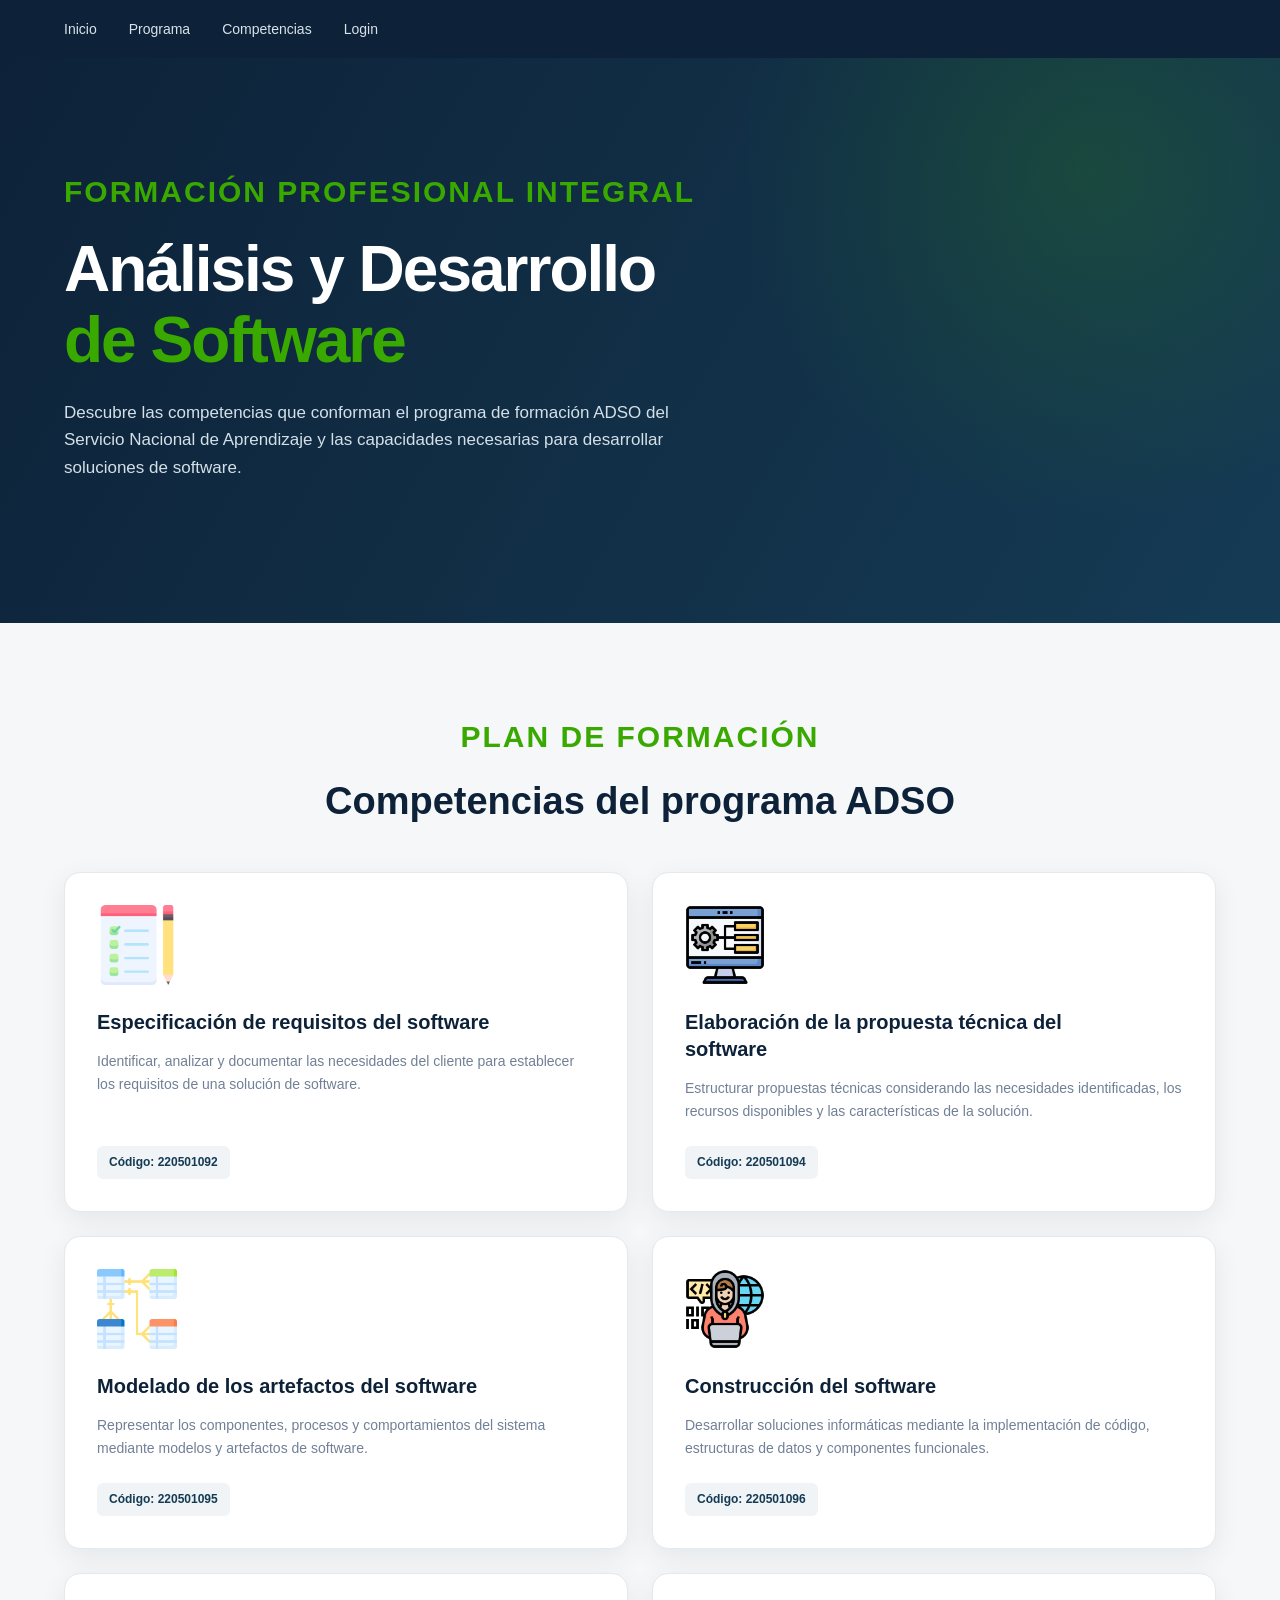
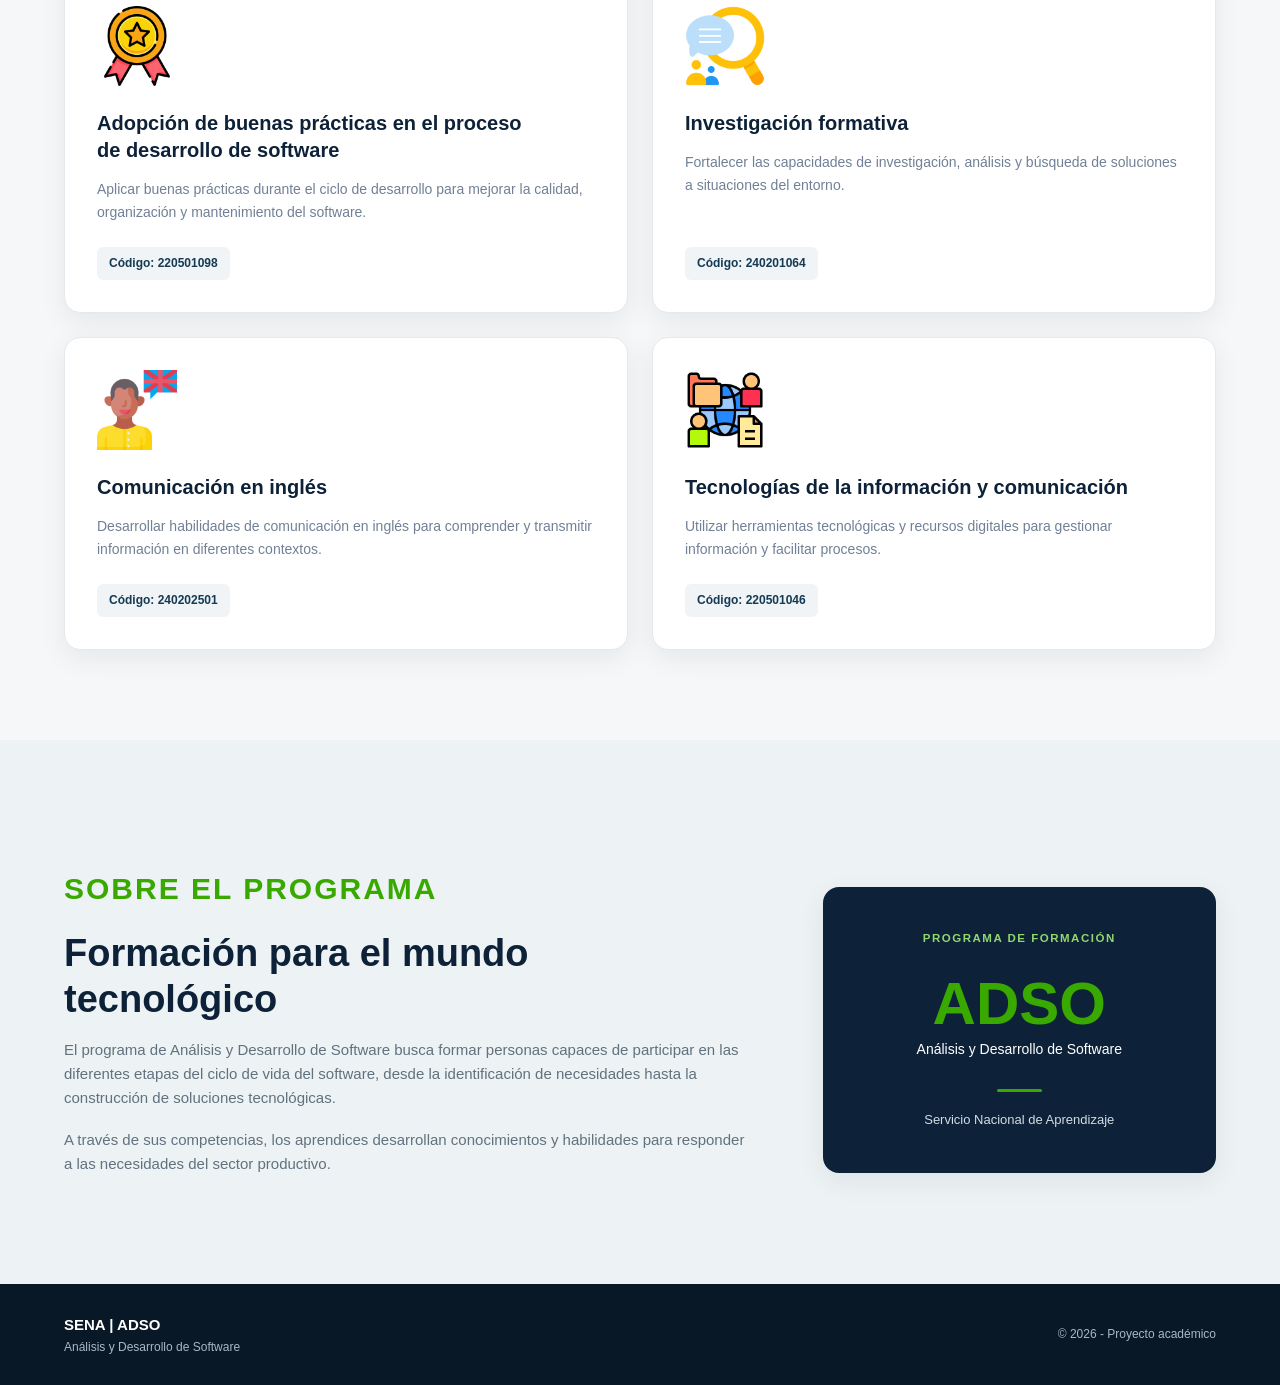
<file: index.html>
<!DOCTYPE html>
<html lang="es">

<head>
    <meta charset="UTF-8">
    <meta name="viewport" content="width=device-width, initial-scale=1.0">

    <meta name="description" content="Conoce las competencias del programa de formación Análisis y Desarrollo de Software del SENA.">

    <title>Competencias ADSO | SENA</title>

    <link rel="stylesheet" href="./fronted/css/styles.css">
</head>

<body>

    <!-- Encabezado y navegación -->
    <header class="header">
        
        <div class="container header-content">


            <nav class="navigation" aria-label="Navegación principal">
                <a href="#inicio">Inicio</a>
                <a href="./fronted/pages/programa.html">Programa</a>
                <a href="#competencias">Competencias</a>    
                <a href="./fronted/pages/login.html">Login</a>    
            </nav>

        </div>
    </header>


    <main>

        <!-- Sección principal -->
        <section class="hero" id="inicio">
            <div class="container hero-content">

                <span class="eyebrow">
                    Formación profesional integral
                </span>

                <h1>
                    Análisis y Desarrollo
                    <span>de Software</span>
                </h1>

                <p>
                    Descubre las competencias que conforman el programa
                    de formación ADSO del Servicio Nacional de Aprendizaje
                    y las capacidades necesarias para desarrollar
                    soluciones de software.
                </p>


            </div>
        </section>


        <!-- Sección de competencias -->
        <section class="competencies section" id="competencias">

            <div class="container">

                <div class="section-heading">

                    <span class="eyebrow">Plan de formación</span>

                    <h2>Competencias del programa ADSO</h2>

                </div>


                <div class="cards-grid">

                    <!-- Competencia 1 -->
                    <article class="competency-card">

                       <div class="card-icon">

                            <img src="./fronted/assets/img/lista-de-verificacion.png" alt="Análisis de requisitos">

                        </div>

                        <h3>
                            Especificación de requisitos del software
                        </h3>

                        <p>
                            Identificar, analizar y documentar las
                            necesidades del cliente para establecer
                            los requisitos de una solución de software.
                        </p>

                        <span class="competency-code">
                            Código: 220501092
                        </span>

                    </article>


                    <!-- Competencia 2 -->
                    <article class="competency-card">

                         <div class="card-icon">

                            <img src="./fronted/assets/img/desarrollo-de-aplicaciones.png" alt="Análisis de requisitos">

                        </div>

                        <h3>
                            Elaboración de la propuesta técnica del software
                        </h3>

                        <p>
                            Estructurar propuestas técnicas considerando
                            las necesidades identificadas, los recursos
                            disponibles y las características de la solución.
                        </p>

                        <span class="competency-code">
                            Código: 220501094
                        </span>

                    </article>


                    <!-- Competencia 3 -->
                    <article class="competency-card">

                        <div class="card-icon">

                            <img src="./fronted/assets/img/modelo-de-datos.png" alt="Análisis de requisitos">

                        </div>

                        <h3>
                            Modelado de los artefactos del software
                        </h3>

                        <p>
                            Representar los componentes, procesos y
                            comportamientos del sistema mediante
                            modelos y artefactos de software.
                        </p>

                        <span class="competency-code">
                            Código: 220501095
                        </span>

                    </article>


                    <!-- Competencia 4 -->
                    <article class="competency-card">

                        <div class="card-icon">

                            <img src="./fronted/assets/img/programacion.png" alt="Análisis de requisitos">

                        </div>

                        <h3>
                            Construcción del software
                        </h3>

                        <p>
                            Desarrollar soluciones informáticas mediante
                            la implementación de código, estructuras
                            de datos y componentes funcionales.
                        </p>

                        <span class="competency-code">
                            Código: 220501096
                        </span>

                    </article>


                    <!-- Competencia 5 -->
                    <article class="competency-card">

                        <div class="card-icon">

                            <img src="./fronted/assets/img/medalla.png" alt="Análisis de requisitos">

                        </div>

                        <h3>
                            Adopción de buenas prácticas en el proceso
                            de desarrollo de software
                        </h3>

                        <p>
                            Aplicar buenas prácticas durante el ciclo
                            de desarrollo para mejorar la calidad,
                            organización y mantenimiento del software.
                        </p>

                        <span class="competency-code">
                            Código: 220501098
                        </span>

                    </article>


                    <!-- Competencia 6 -->
                    <article class="competency-card">

                        <div class="card-icon">

                            <img src="./fronted/assets/img/investigacion-cualitativa.png" alt="Análisis de requisitos">

                        </div>

                        <h3>Investigación formativa</h3>

                        <p>
                            Fortalecer las capacidades de investigación,
                            análisis y búsqueda de soluciones a
                            situaciones del entorno.
                        </p>

                        <span class="competency-code">
                            Código: 240201064
                        </span>

                    </article>


                    <!-- Competencia 7 -->
                    <article class="competency-card">

                        <div class="card-icon">

                            <img src="./fronted/assets/img/hablar.png" alt="Análisis de requisitos">

                        </div>

                        <h3>Comunicación en inglés</h3>

                        <p>
                            Desarrollar habilidades de comunicación
                            en inglés para comprender y transmitir
                            información en diferentes contextos.
                        </p>

                        <span class="competency-code">
                            Código: 240202501
                        </span>

                    </article>


                    <!-- Competencia 8 -->
                    <article class="competency-card">

                        <div class="card-icon">

                            <img src="./fronted/assets/img/global.png" alt="Análisis de requisitos">

                        </div>

                        <h3>
                            Tecnologías de la información y comunicación
                        </h3>

                        <p>
                            Utilizar herramientas tecnológicas y
                            recursos digitales para gestionar
                            información y facilitar procesos.
                        </p>

                        <span class="competency-code">
                            Código: 220501046
                        </span>

                    </article>

                </div>

            </div>

        </section>


        <!-- Información del programa -->
        <section class="about section" id="programa">

            <div class="container about-content">

                <div class="about-text">

                    <span class="eyebrow">Sobre el programa</span>

                    <h2>Formación para el mundo tecnológico</h2>

                    <p>
                        El programa de Análisis y Desarrollo de Software
                        busca formar personas capaces de participar en
                        las diferentes etapas del ciclo de vida del software,
                        desde la identificación de necesidades hasta
                        la construcción de soluciones tecnológicas.
                    </p>

                    <p>
                        A través de sus competencias, los aprendices
                        desarrollan conocimientos y habilidades para
                        responder a las necesidades del sector productivo.
                    </p>

                </div>

                <div class="about-highlight">

                    <span class="highlight-label">Programa de formación</span>

                    <strong>ADSO</strong>

                    <span>Análisis y Desarrollo de Software</span>

                    <div class="highlight-divider"></div>

                    <span class="highlight-institution">
                        Servicio Nacional de Aprendizaje
                    </span>

                </div>

            </div>

        </section>

    </main>


    <!-- Pie de página -->
    <footer class="footer">

        <div class="container footer-content">

            <div>
                <strong>SENA | ADSO</strong>

                <p>
                    Análisis y Desarrollo de Software
                </p>
            </div>

            <p class="footer-copy">
                © 2026 - Proyecto académico
            </p>

        </div>

    </footer>


    <script src="./fronted/js/main.js"></script>

</body>

</html>
</file>
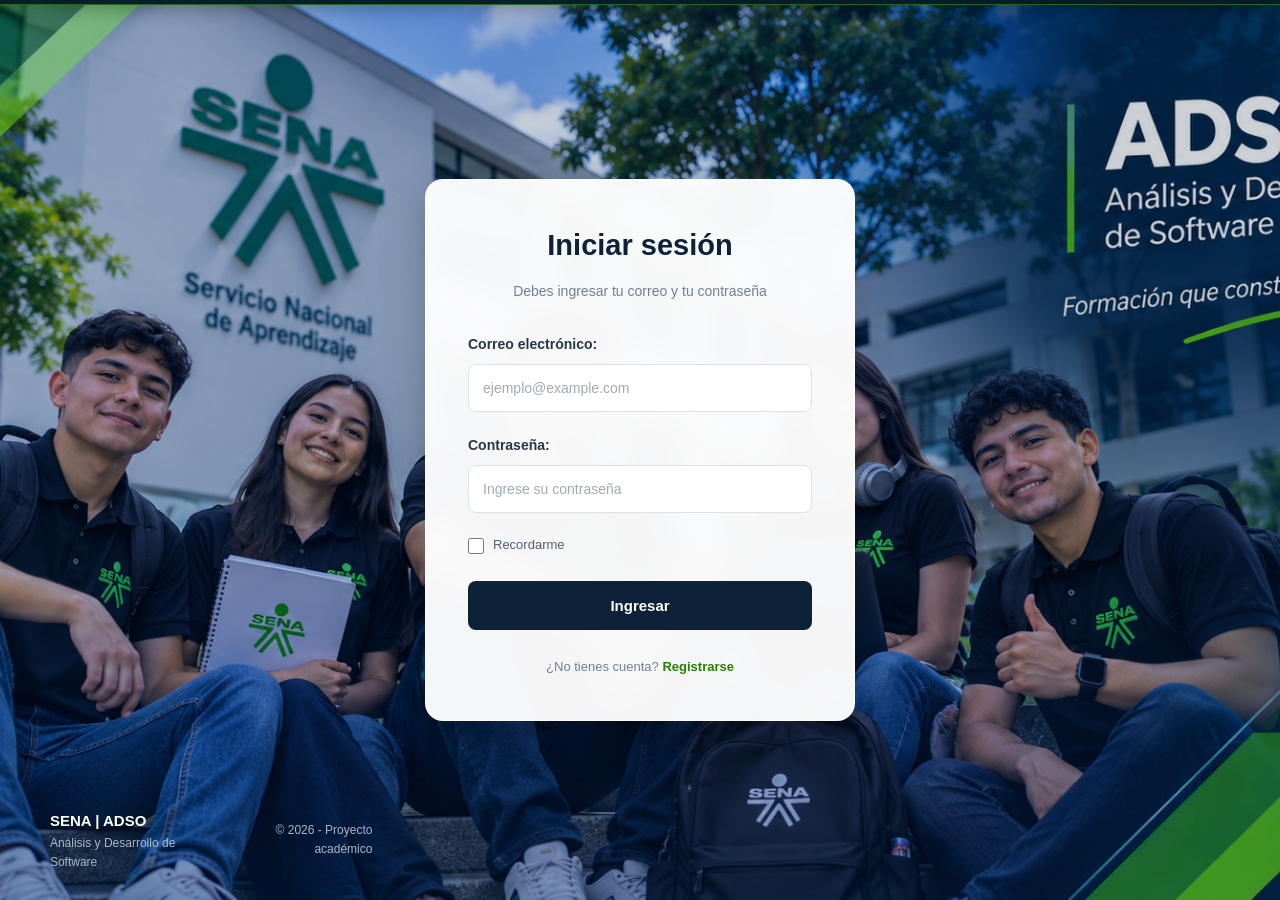
<file: login.html>
<!DOCTYPE html>
<html lang="es">

<head>
    <meta charset="UTF-8">
    <meta name="viewport" content="width=device-width, initial-scale=1.0">

    <title>Iniciar sesión | ADSO - SENA</title>

    <link rel="stylesheet" href="css/styles.css">
    <link rel="stylesheet" href="css/login.css">
</head>

<body class="login-layout">

    <!-- Encabezado y navegación -->
   <header class="header">
        <div class="container header-content">

            <nav class="navigation" aria-label="Navegación principal">
                <a href="index.html">Inicio</a>
                <a href="programa.html">Programa</a>
                <a href="index.html#competencias">Competencias</a>
            </nav>

        </div>
    </header>


    <!-- Contenido principal -->
    <main class="login-page">

        <section class="login-card">

            <h1>Iniciar sesión</h1>

            <p>Debes ingresar tu correo y tu contraseña</p>

            <form action="index.html" method="get">

                <p>
                    <label for="correo">Correo electrónico:</label>

                    <input
                        type="email"
                        id="correo"
                        name="correo"
                        placeholder="ejemplo@example.com"
                        autocomplete="email"
                        required
                    >
                </p>

                <p>
                    <label for="clave">Contraseña:</label>

                    <input
                        type="password"
                        id="clave"
                        name="clave"
                        placeholder="Ingrese su contraseña"
                        minlength="8"
                        autocomplete="current-password"
                        required
                    >
                </p>

                <p class="remember-option">
                    <label for="recordar">
                        <input
                            type="checkbox"
                            id="recordar"
                            name="recordar"
                        >
                        Recordarme
                    </label>
                </p>

                <p class="login-action">
                    <button type="submit">Ingresar</button>
                </p>

            </form>

            <p class="register-link">
                ¿No tienes cuenta?
                <a href="registrarse.html">Registrarse</a>
            </p>

        </section>

    </main>


    <!-- Pie de página -->
    <footer class="footer">

        <div class="container footer-content">

            <div>
                <strong>SENA | ADSO</strong>

                <p>
                    Análisis y Desarrollo de Software
                </p>
            </div>

            <p class="footer-copy">
                © 2026 - Proyecto académico
            </p>

        </div>

    </footer>

</body>
</html>
</file>
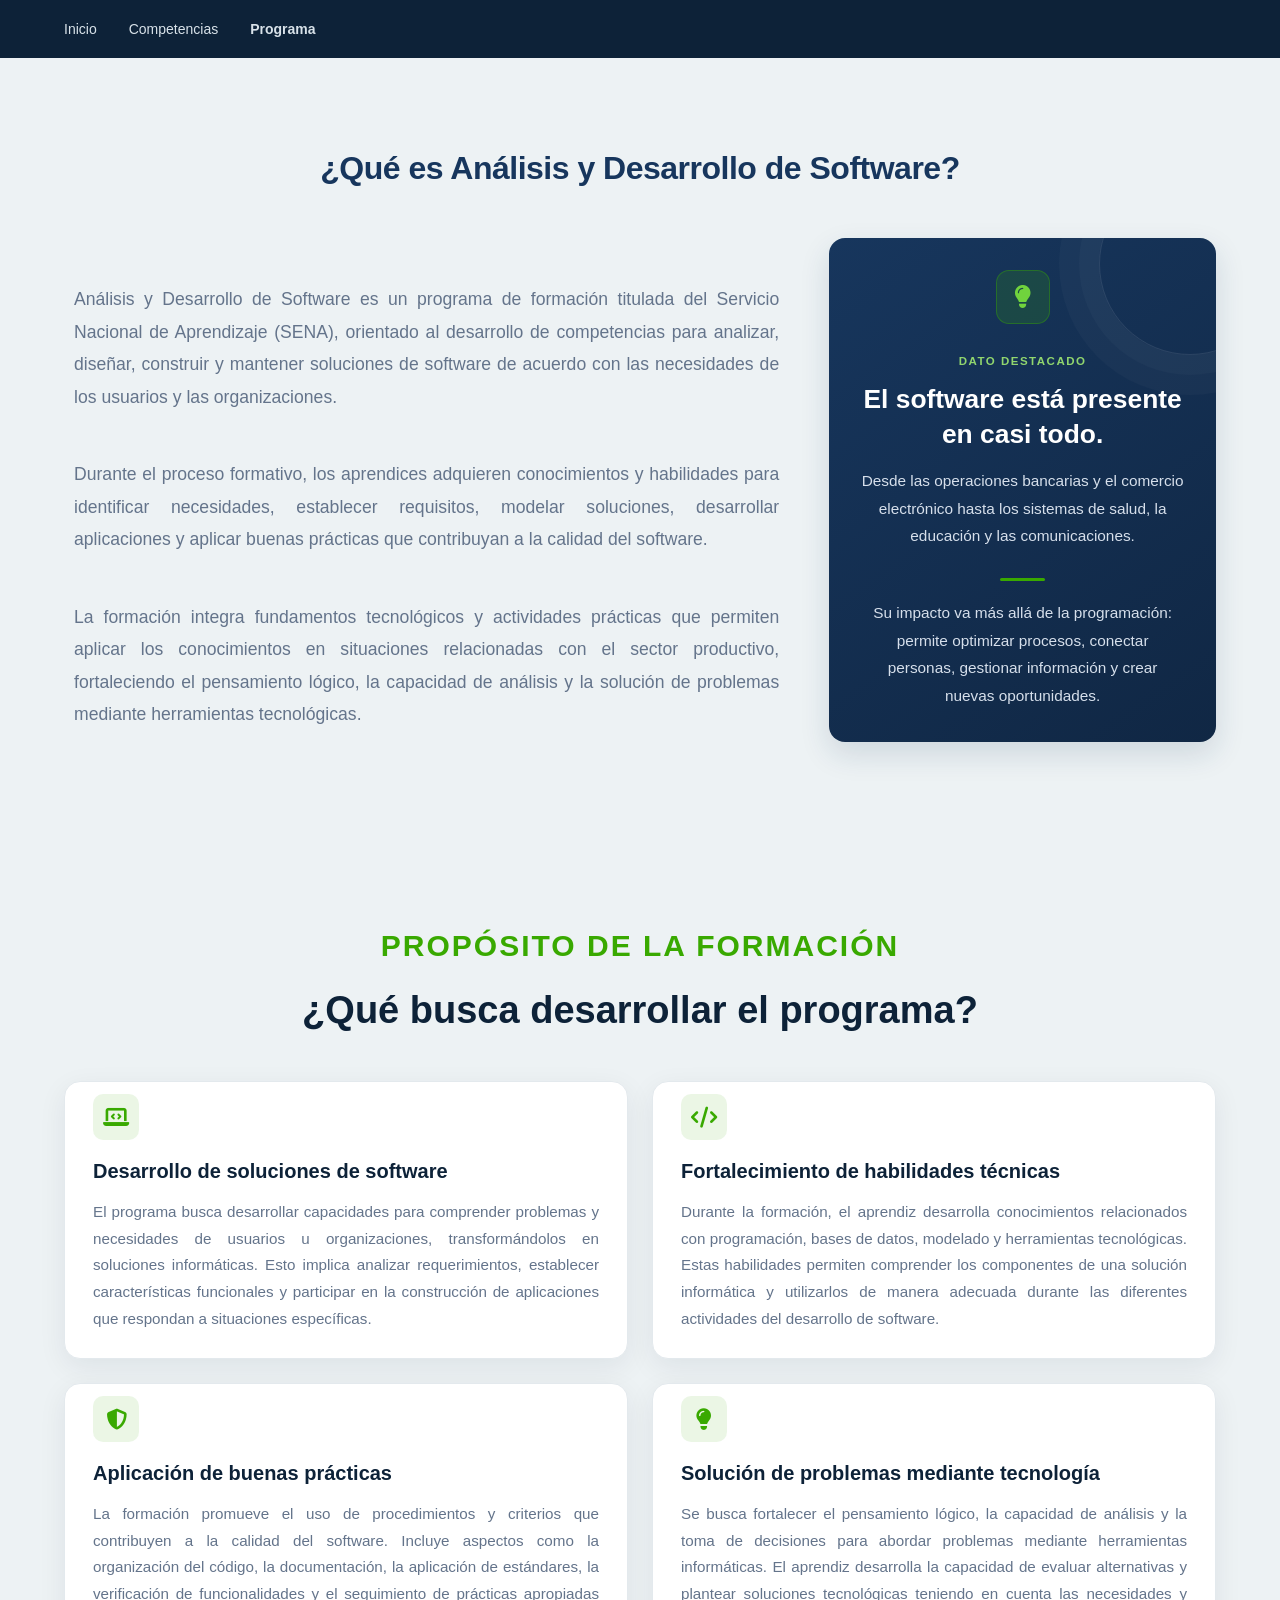
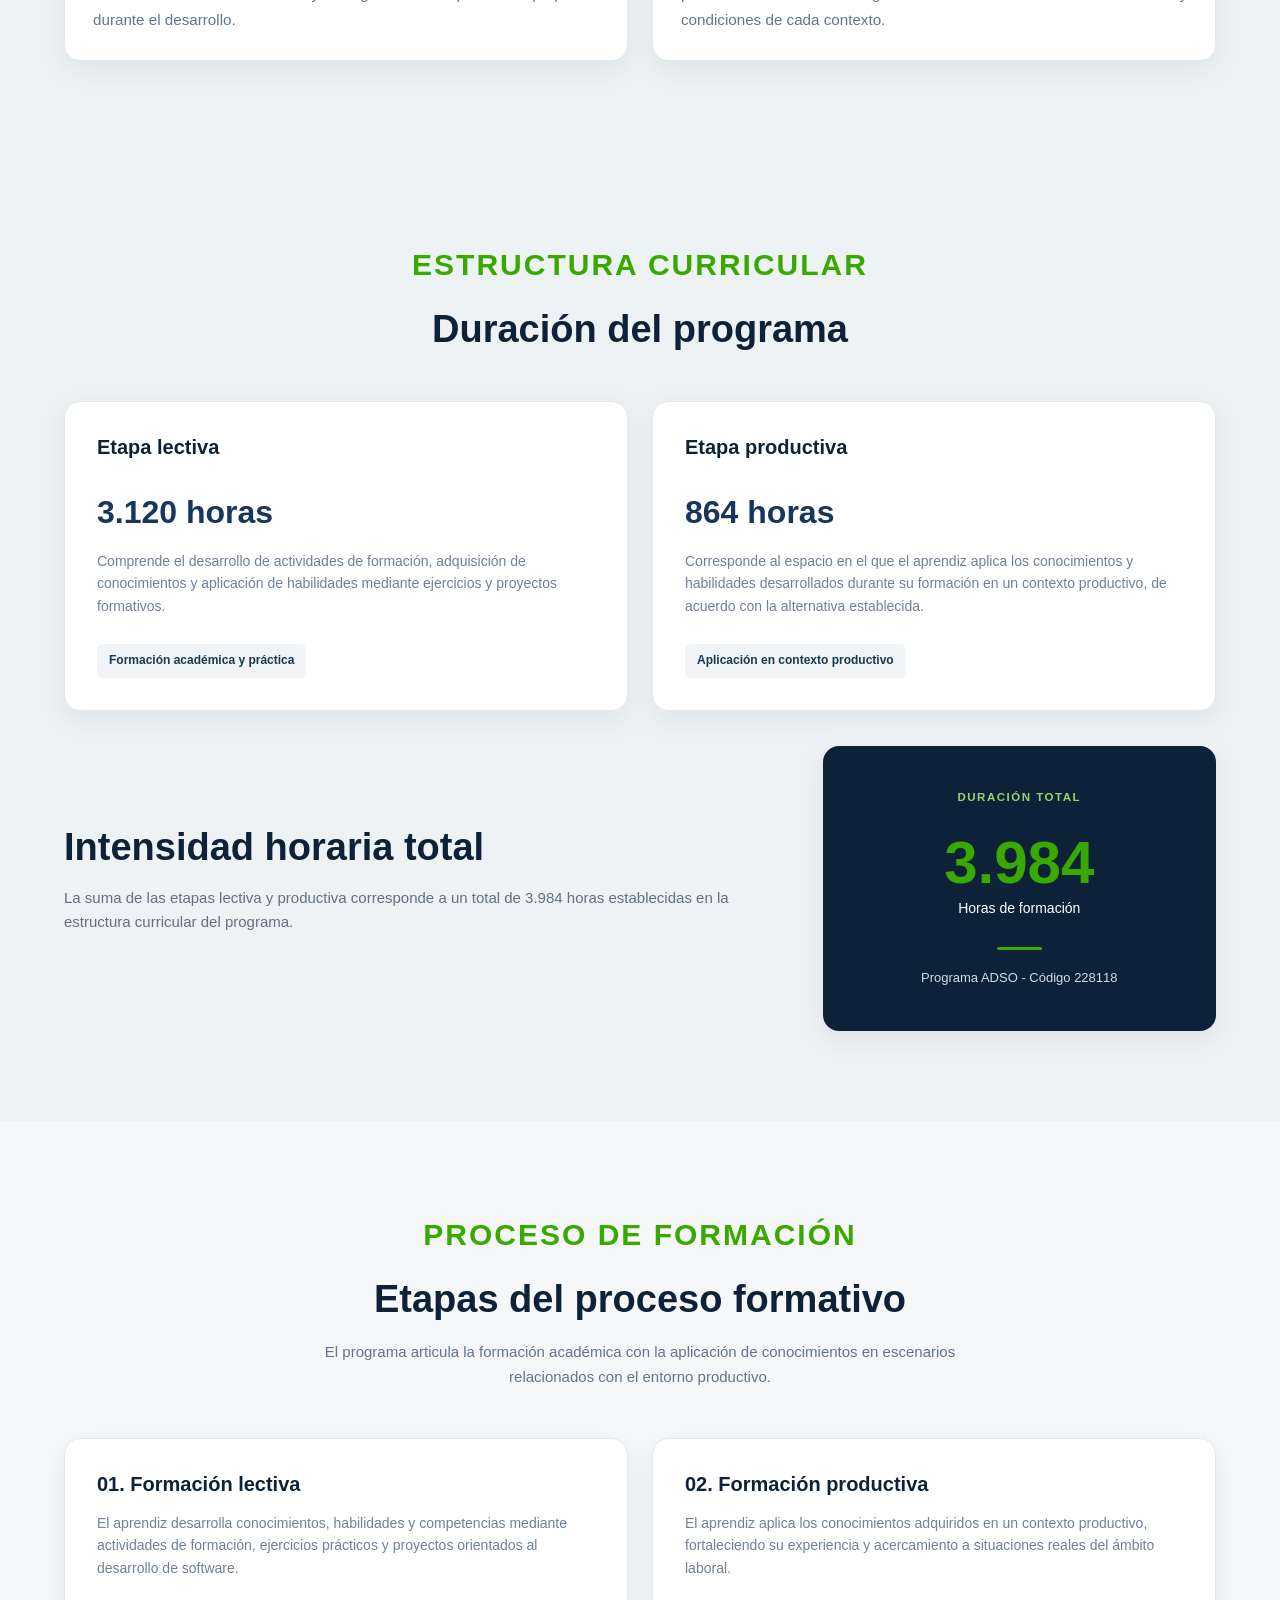
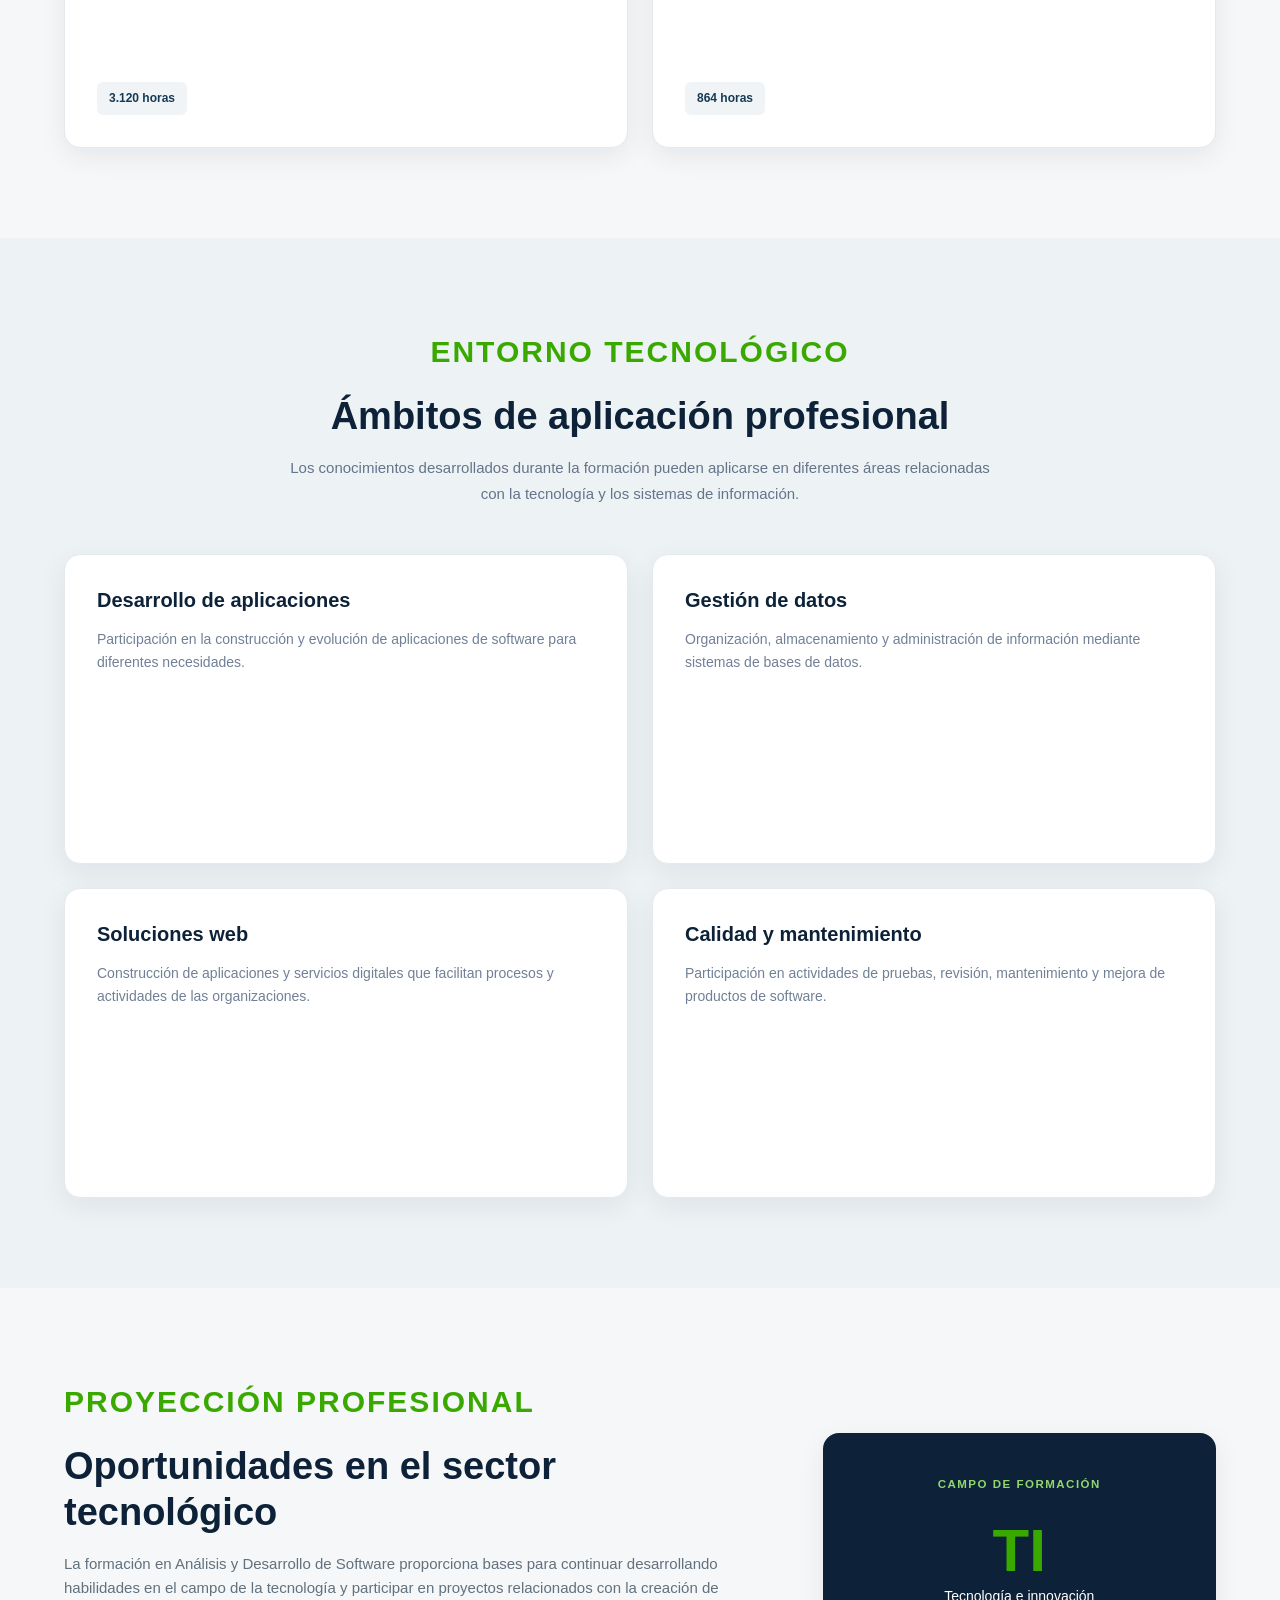
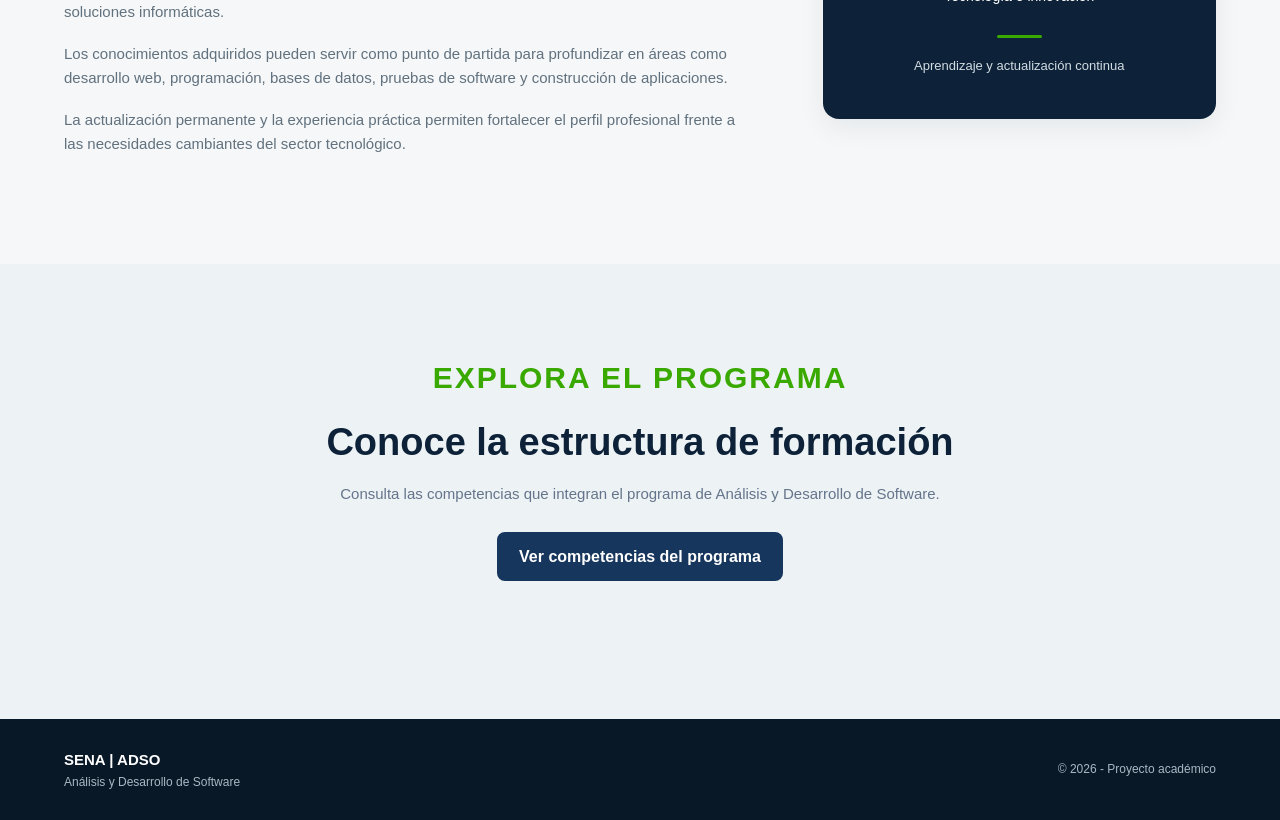
<file: programa.html>
<!DOCTYPE html>
<html lang="es">

<head>
    <meta charset="UTF-8">
    <meta name="viewport" content="width=device-width, initial-scale=1.0">

    <meta
        name="description"
        content="Información general del programa de formación Análisis y Desarrollo de Software del SENA."
    >

    <title>Programa ADSO | SENA</title>

    <!-- Font Awesome: biblioteca de iconos -->
    <link
        rel="stylesheet"
        href="https://cdnjs.cloudflare.com/ajax/libs/font-awesome/6.5.2/css/all.min.css"
    >

    <!-- Hoja de estilos propia -->
    <link rel="stylesheet" href="css/styles.css">

</head>

<body>

    <!-- Encabezado y navegación -->
    <header class="header">
        <div class="container header-content">

            <nav class="navigation" aria-label="Navegación principal">
                <a href="index.html">Inicio</a>
                <a href="index.html#competencias">Competencias</a>
                <a href="programa.html" aria-current="page">Programa</a>
            </nav>

        </div>
    </header>


    <main>


        <!-- Presentación del programa -->
        <section class="about section" id="presentacion">

            <div class="container">

                <div class="section-heading">
            
                    <h2>¿Qué es Análisis y Desarrollo de Software?</h2>

                </div>

                <div class="about-content">

                    <div class="about-text">
                        <p>
                            Análisis y Desarrollo de Software es un programa de
                            formación titulada del Servicio Nacional de Aprendizaje
                            (SENA), orientado al desarrollo de competencias para
                            analizar, diseñar, construir y mantener soluciones de
                            software de acuerdo con las necesidades de los usuarios
                            y las organizaciones.
                        </p>

                        <p>
                            Durante el proceso formativo, los aprendices adquieren
                            conocimientos y habilidades para identificar necesidades,
                            establecer requisitos, modelar soluciones, desarrollar
                            aplicaciones y aplicar buenas prácticas que contribuyan
                            a la calidad del software.
                        </p>

                        <p>
                            La formación integra fundamentos tecnológicos y
                            actividades prácticas que permiten aplicar los
                            conocimientos en situaciones relacionadas con el
                            sector productivo, fortaleciendo el pensamiento lógico,
                            la capacidad de análisis y la solución de problemas
                            mediante herramientas tecnológicas.
                        </p>
                    </div>

                    
                    <aside class="about-highlight">
                        <div class="highlight-icon">
                            <i class="fa-solid fa-lightbulb"></i>
                        </div>

                        <span class="highlight-label">DATO DESTACADO</span>

                        <h3>El software está presente en casi todo.</h3>

                        <p>
                            Desde las operaciones bancarias y el comercio electrónico
                            hasta los sistemas de salud, la educación y las comunicaciones.
                        </p>

                        <div class="highlight-divider"></div>

                        <p>
                            Su impacto va más allá de la programación: permite
                            optimizar procesos, conectar personas, gestionar
                            información y crear nuevas oportunidades.
                        </p>

                    </aside>

                </div>
            </div>
        </section>


        <!-- Propósito de la formación -->
        
        <section class="section about" id="proposito">
            <div class="container">

                <div class="section-heading">
                    <span class="eyebrow">Propósito de la formación</span>

                    <h2>¿Qué busca desarrollar el programa?</h2>

                </div>

                <div class="cards-grid">

                    <!-- Desarrollo de soluciones -->
                    <article class="competency-card purpose-card">

                        <div class="card-icon">
                            <i class="fa-solid fa-laptop-code"></i>
                        </div>

                        <h3>Desarrollo de soluciones de software</h3>

                        <p>
                            El programa busca desarrollar capacidades para
                            comprender problemas y necesidades de usuarios
                            u organizaciones, transformándolos en soluciones
                            informáticas. Esto implica analizar requerimientos,
                            establecer características funcionales y participar
                            en la construcción de aplicaciones que respondan
                            a situaciones específicas.
                        </p>
                    </article>

                    <!-- Habilidades técnicas -->
                    <article class="competency-card purpose-card">
                        <div class="card-icon">
                            <i class="fa-solid fa-code"></i>
                        </div>

                        <h3>Fortalecimiento de habilidades técnicas</h3>

                        <p>
                            Durante la formación, el aprendiz desarrolla
                            conocimientos relacionados con programación,
                            bases de datos, modelado y herramientas tecnológicas.
                            Estas habilidades permiten comprender los componentes
                            de una solución informática y utilizarlos de manera
                            adecuada durante las diferentes actividades del
                            desarrollo de software.
                        </p>
                    </article>

                    <!-- Buenas prácticas -->
                    <article class="competency-card purpose-card">
                        <div class="card-icon">
                            <i class="fa-solid fa-shield-halved"></i>
                        </div>

                        <h3>Aplicación de buenas prácticas</h3>

                        <p>
                            La formación promueve el uso de procedimientos y
                            criterios que contribuyen a la calidad del software.
                            Incluye aspectos como la organización del código,
                            la documentación, la aplicación de estándares,
                            la verificación de funcionalidades y el seguimiento
                            de prácticas apropiadas durante el desarrollo.
                        </p>
                    </article>

                    <!-- Solución de problemas -->
                    <article class="competency-card purpose-card">
                        <div class="card-icon">
                            <i class="fa-solid fa-lightbulb"></i>
                        </div>

                        <h3>Solución de problemas mediante tecnología</h3>

                        <p>
                            Se busca fortalecer el pensamiento lógico,
                            la capacidad de análisis y la toma de decisiones
                            para abordar problemas mediante herramientas
                            informáticas. El aprendiz desarrolla la capacidad
                            de evaluar alternativas y plantear soluciones
                            tecnológicas teniendo en cuenta las necesidades
                            y condiciones de cada contexto.
                        </p>
                    </article>

                </div>
            </div>
        </section>



        <!-- Duración del programa -->
        <section class="about section">

            <div class="container">

                <div class="section-heading">

                    <span class="eyebrow">Estructura curricular</span>

                    <h2>Duración del programa</h2>

                </div>


                <div class="cards-grid">

                    <article class="competency-card">

                        <h3>Etapa lectiva</h3>

                        <strong>3.120 horas</strong>

                        <p>
                            Comprende el desarrollo de actividades
                            de formación, adquisición de conocimientos
                            y aplicación de habilidades mediante
                            ejercicios y proyectos formativos.
                        </p>

                        <span class="competency-code">
                            Formación académica y práctica
                        </span>

                    </article>


                    <article class="competency-card">

                        <h3>Etapa productiva</h3>

                        <strong>864 horas</strong>

                        <p>
                            Corresponde al espacio en el que el aprendiz
                            aplica los conocimientos y habilidades
                            desarrollados durante su formación en un
                            contexto productivo, de acuerdo con la
                            alternativa establecida.
                        </p>

                        <span class="competency-code">
                            Aplicación en contexto productivo
                        </span>

                    </article>

                </div>


                <div class="about-content">

                    <div class="about-text">

                        <h2>Intensidad horaria total</h2>

                        <p>
                            La suma de las etapas lectiva y productiva
                            corresponde a un total de 3.984 horas
                            establecidas en la estructura curricular
                            del programa.
                        </p>

                    </div>

                    <div class="about-highlight">

                        <span class="highlight-label">
                            Duración total
                        </span>

                        <strong>3.984</strong>

                        <span>Horas de formación</span>

                        <div class="highlight-divider"></div>

                        <span class="highlight-institution">
                            Programa ADSO - Código 228118
                        </span>

                    </div>

                </div>

            </div>

        </section>


        <!-- Etapas del proceso formativo -->
        <section class="competencies section">

            <div class="container">

                <div class="section-heading">

                    <span class="eyebrow">Proceso de formación</span>

                    <h2>Etapas del proceso formativo</h2>

                    <p>
                        El programa articula la formación académica
                        con la aplicación de conocimientos en escenarios
                        relacionados con el entorno productivo.
                    </p>

                </div>


                <div class="cards-grid">

                    <article class="competency-card">

                        <h3>01. Formación lectiva</h3>

                        <p>
                            El aprendiz desarrolla conocimientos,
                            habilidades y competencias mediante
                            actividades de formación, ejercicios
                            prácticos y proyectos orientados
                            al desarrollo de software.
                        </p>

                        <span class="competency-code">
                            3.120 horas
                        </span>

                    </article>


                    <article class="competency-card">

                        <h3>02. Formación productiva</h3>

                        <p>
                            El aprendiz aplica los conocimientos
                            adquiridos en un contexto productivo,
                            fortaleciendo su experiencia y
                            acercamiento a situaciones reales
                            del ámbito laboral.
                        </p>

                        <span class="competency-code">
                            864 horas
                        </span>

                    </article>

                </div>

            </div>

        </section>


        <!-- Ámbitos de aplicación profesional -->
        <section class="about section">

            <div class="container">

                <div class="section-heading">

                    <span class="eyebrow">Entorno tecnológico</span>

                    <h2>Ámbitos de aplicación profesional</h2>

                    <p>
                        Los conocimientos desarrollados durante
                        la formación pueden aplicarse en diferentes
                        áreas relacionadas con la tecnología
                        y los sistemas de información.
                    </p>

                </div>


                <div class="cards-grid">

                    <article class="competency-card">

                        <h3>Desarrollo de aplicaciones</h3>

                        <p>
                            Participación en la construcción
                            y evolución de aplicaciones de
                            software para diferentes necesidades.
                        </p>

                    </article>


                    <article class="competency-card">

                        <h3>Gestión de datos</h3>

                        <p>
                            Organización, almacenamiento y
                            administración de información
                            mediante sistemas de bases de datos.
                        </p>

                    </article>


                    <article class="competency-card">

                        <h3>Soluciones web</h3>

                        <p>
                            Construcción de aplicaciones y
                            servicios digitales que facilitan
                            procesos y actividades de las organizaciones.
                        </p>

                    </article>


                    <article class="competency-card">

                        <h3>Calidad y mantenimiento</h3>

                        <p>
                            Participación en actividades de
                            pruebas, revisión, mantenimiento
                            y mejora de productos de software.
                        </p>

                    </article>

                </div>

            </div>

        </section>


        <!-- Proyección profesional -->
        <section class="competencies section">

            <div class="container about-content">

                <div class="about-text">

                    <span class="eyebrow">Proyección profesional</span>

                    <h2>Oportunidades en el sector tecnológico</h2>

                    <p>
                        La formación en Análisis y Desarrollo de
                        Software proporciona bases para continuar
                        desarrollando habilidades en el campo de
                        la tecnología y participar en proyectos
                        relacionados con la creación de soluciones
                        informáticas.
                    </p>

                    <p>
                        Los conocimientos adquiridos pueden servir
                        como punto de partida para profundizar en
                        áreas como desarrollo web, programación,
                        bases de datos, pruebas de software y
                        construcción de aplicaciones.
                    </p>

                    <p>
                        La actualización permanente y la experiencia
                        práctica permiten fortalecer el perfil
                        profesional frente a las necesidades
                        cambiantes del sector tecnológico.
                    </p>

                </div>


                <div class="about-highlight">

                    <span class="highlight-label">
                        Campo de formación
                    </span>

                    <strong>TI</strong>

                    <span>
                        Tecnología e innovación
                    </span>

                    <div class="highlight-divider"></div>

                    <span class="highlight-institution">
                        Aprendizaje y actualización continua
                    </span>

                </div>

            </div>

        </section>


        <!-- Navegación entre páginas -->
        <section class="about section">

            <div class="container">

                <div class="section-heading">

                    <span class="eyebrow">Explora el programa</span>

                    <h2>Conoce la estructura de formación</h2>

                    <p>
                        Consulta las competencias que integran
                        el programa de Análisis y Desarrollo de Software.
                    </p>

                    <a href="index.html#competencias">
                        Ver competencias del programa
                    </a>

                </div>

            </div>

        </section>

    </main>


    <!-- Pie de página -->
    <footer class="footer">

        <div class="container footer-content">

            <div>
                <strong>SENA | ADSO</strong>

                <p>
                    Análisis y Desarrollo de Software
                </p>
            </div>

            <p class="footer-copy">
                © 2026 - Proyecto académico
            </p>

        </div>

    </footer>


    <script src="js/main.js"></script>

</body>

</html>
</file>
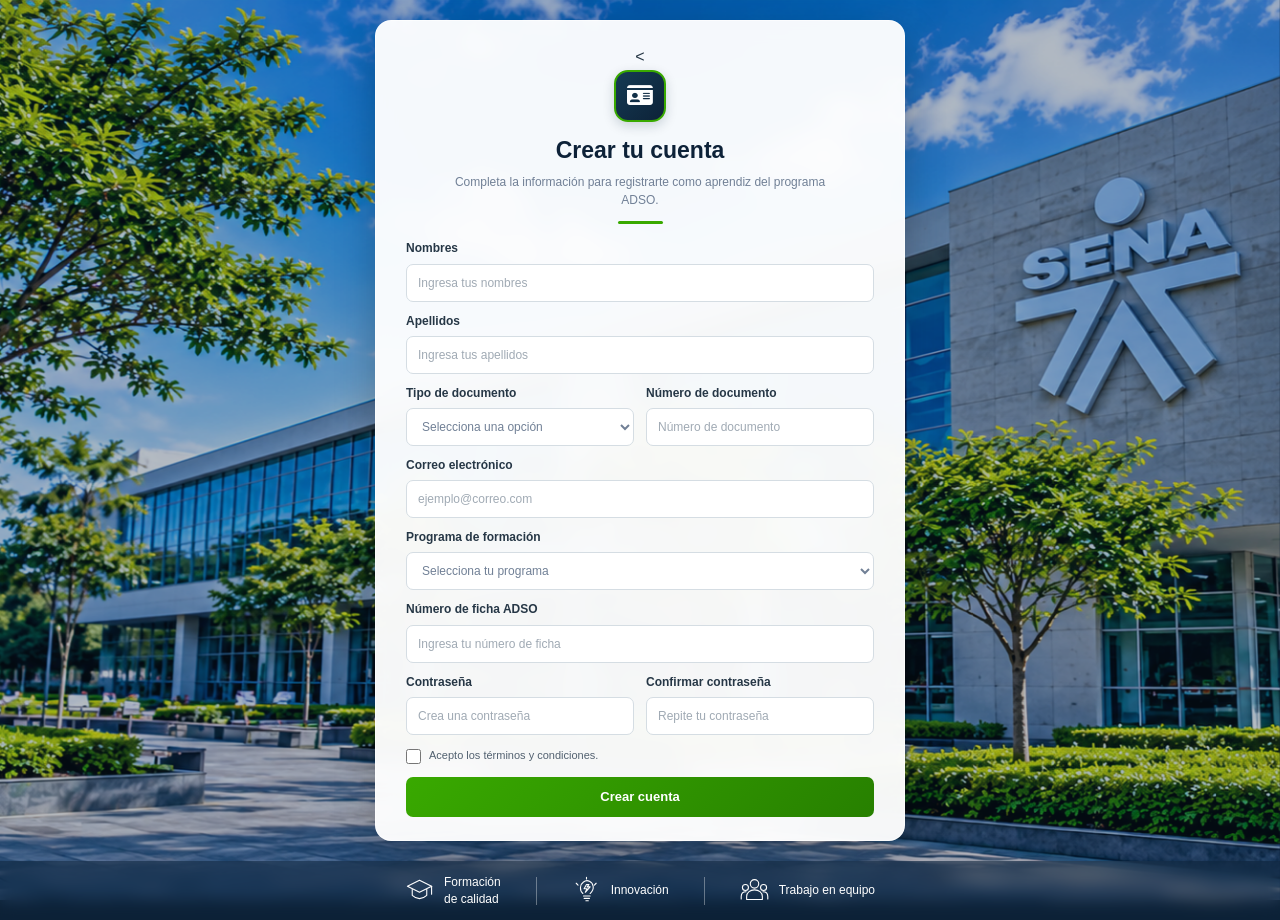
<file: registrarse.html>
<!DOCTYPE html>
<html lang="es">

<head>
    <meta charset="UTF-8">
    <meta name="viewport" content="width=device-width, initial-scale=1.0">

    <meta name="description" content="Registro de aprendices del programa Análisis y Desarrollo de Software del SENA.">

    <title>Registro de aprendices | ADSO - SENA</title>

    <link rel="stylesheet" href="css/styles.css">
    <link rel="stylesheet" href="css/registrarse.css">
     <!-- Font Awesome: biblioteca de iconos -->
    <link rel="stylesheet" href="https://cdnjs.cloudflare.com/ajax/libs/font-awesome/6.5.2/css/all.min.css">
</head>

<body class="register-layout">

    <main class="register-page">

        <section class="register-card" aria-labelledby="register-title">

            <div class="register-header">

                <<div class="sena-logo" aria-hidden="true">
                    <i class="fa-solid fa-id-card"></i>
                </div>

                <h1 id="register-title">Crear tu cuenta</h1>

                <p>
                    Completa la información para registrarte
                    como aprendiz del programa ADSO.
                </p>

                <span class="register-divider"></span>

            </div>

            <form id="register-form" class="register-form">

                <div class="form-group">
                    <label for="nombres">Nombres</label>
                    <input
                        type="text"
                        id="nombres"
                        name="nombres"
                        placeholder="Ingresa tus nombres"
                        autocomplete="given-name"
                        required
                    >
                </div>

                <div class="form-group">
                    <label for="apellidos">Apellidos</label>
                    <input
                        type="text"
                        id="apellidos"
                        name="apellidos"
                        placeholder="Ingresa tus apellidos"
                        autocomplete="family-name"
                        required
                    >
                </div>

                <div class="form-row">

                    <div class="form-group">
                        <label for="tipo-documento">Tipo de documento</label>
                        <select
                            id="tipo-documento"
                            name="tipo_documento"
                            required
                        >
                            <option value="" selected disabled>
                                Selecciona una opción
                            </option>
                            <option value="CC">Cédula de ciudadanía</option>
                            <option value="TI">Tarjeta de identidad</option>
                            <option value="CE">Cédula de extranjería</option>
                            <option value="PA">Pasaporte</option>
                            <option value="PPT">Permiso por Protección Temporal</option>
                        </select>
                    </div>

                    <div class="form-group">
                        <label for="documento">Número de documento</label>
                        <input
                            type="text"
                            id="documento"
                            name="documento"
                            placeholder="Número de documento"
                            inputmode="numeric"
                            autocomplete="off"
                            required
                        >
                    </div>

                </div>

                <div class="form-group">
                    <label for="correo">Correo electrónico</label>
                    <input
                        type="email"
                        id="correo"
                        name="correo"
                        placeholder="ejemplo@correo.com"
                        autocomplete="email"
                        required
                    >
                </div>

                <div class="form-group">
                    <label for="programa">Programa de formación</label>
                    <select id="programa" name="programa" required>
                        <option value="" selected disabled>Selecciona tu programa</option>
                        <option value="ADSO">Análisis y Desarrollo de Software (ADSO)</option>
                    </select>
                </div>

                <div class="form-group">
                    <label for="ficha">Número de ficha ADSO</label>
                    <input
                        type="text"
                        id="ficha"
                        name="ficha"
                        placeholder="Ingresa tu número de ficha"
                        inputmode="numeric"
                        required
                    >
                </div>

                <div class="form-row">

                    <div class="form-group">
                        <label for="clave">Contraseña</label>
                        <input
                            type="password"
                            id="clave"
                            name="clave"
                            placeholder="Crea una contraseña"
                            minlength="8"
                            autocomplete="new-password"
                            required
                        >
                    </div>

                    <div class="form-group">
                        <label for="confirmar-clave">Confirmar contraseña</label>
                        <input
                            type="password"
                            id="confirmar-clave"
                            name="confirmar_clave"
                            placeholder="Repite tu contraseña"
                            minlength="8"
                            autocomplete="new-password"
                            required
                        >
                    </div>

                </div>

                <div class="terms-group">
                    <input
                        type="checkbox"
                        id="terminos"
                        name="terminos"
                        required
                    >

                    <label for="terminos">
                        Acepto los términos y condiciones.
                    </label>
                </div>

                <button type="submit" class="register-button">
                    Crear cuenta
                </button>

                <div
                    id="register-message"
                    class="register-message"
                    role="status"
                    aria-live="polite"
                    hidden
                ></div>

            </form>

        </section>

    </main>

    <footer class="footer">
        <div class="container footer-content">

            <div class="footer-feature">
                <svg viewBox="0 0 48 48" aria-hidden="true">
                    <path d="M4 17 L24 7 L44 17 L24 27 Z"/>
                    <path d="M12 22 V32 Q24 43 36 32 V22"/>
                    <path d="M44 17 V30"/>
                </svg>
                <span>Formación<br>de calidad</span>
            </div>

            <span class="footer-divider"></span>

            <div class="footer-feature">
                <svg viewBox="0 0 48 48" aria-hidden="true">
                    <path d="M18 29 C12 24 13 14 19 10 C25 5 34 9 35 17 C36 22 33 26 30 29"/>
                    <path d="M19 33 H30 M20 37 H29 M23 41 H27"/>
                    <path d="M24 2 V5 M7 12 L10 15 M40 12 L37 15"/>
                    <path d="M24 14 L20 21 H25 L22 27 L30 18 H25 L28 14 Z"/>
                </svg>
                <span>Innovación</span>
            </div>

            <span class="footer-divider"></span>

            <div class="footer-feature">
                <svg viewBox="0 0 48 48" aria-hidden="true">
                    <circle cx="24" cy="13" r="7"/>
                    <circle cx="9" cy="19" r="5"/>
                    <circle cx="39" cy="19" r="5"/>
                    <path d="M11 39 V34 C11 27 17 23 24 23 C31 23 37 27 37 34 V39 Z"/>
                    <path d="M2 38 V34 C2 29 5 26 10 26"/>
                    <path d="M46 38 V34 C46 29 43 26 38 26"/>
                </svg>
                <span>Trabajo en equipo</span>
            </div>

        </div>
    </footer>
    

    <script src="js/registrarse.js" defer></script>

</body>
</html>
</file>
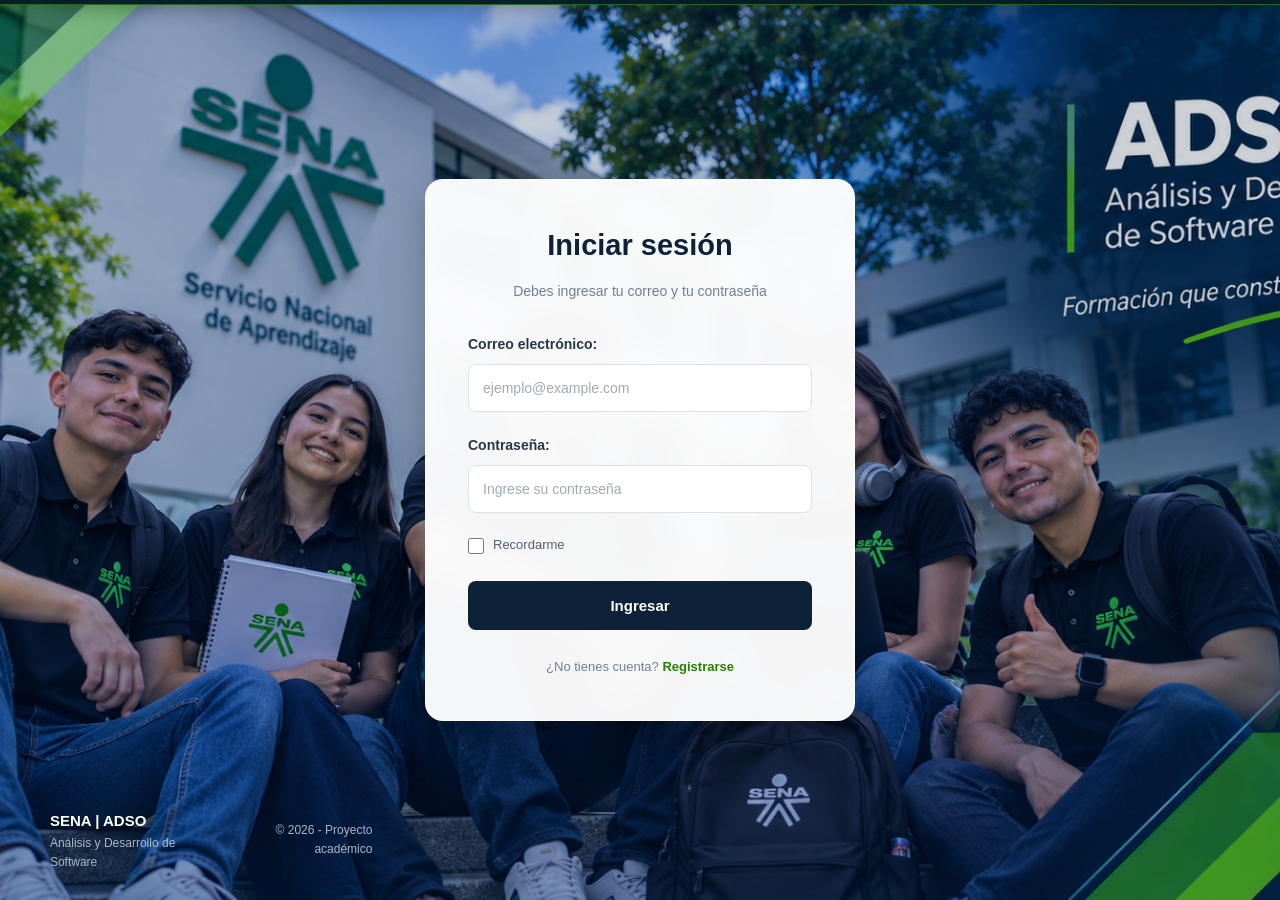
<file: fronted/pages/login.html>
<!DOCTYPE html>
<html lang="es">

<head>
    <meta charset="UTF-8">
    <meta name="viewport" content="width=device-width, initial-scale=1.0">

    <title>Iniciar sesión | ADSO - SENA</title>

    <link rel="stylesheet" href="../css/styles.css">
    <link rel="stylesheet" href="../css/login.css">
</head>

<body class="login-layout">

    <!-- Encabezado y navegación -->
   <header class="header">
        <div class="container header-content">

            <nav class="navigation" aria-label="Navegación principal">
                <a href="../../index.html">Inicio</a>
                <a href="programa.html">Programa</a>
                <a href="../../index.html#competencias">Competencias</a>
            </nav>

        </div>
    </header>


    <!-- Contenido principal -->
    <main class="login-page">

        <section class="login-card">

            <h1>Iniciar sesión</h1>

            <p>Debes ingresar tu correo y tu contraseña</p>

            <form action="../../index.html" method="get">

                <p>
                    <label for="correo">Correo electrónico:</label>

                    <input
                        type="email"
                        id="correo"
                        name="correo"
                        placeholder="ejemplo@example.com"
                        autocomplete="email"
                        required
                    >
                </p>

                <p>
                    <label for="clave">Contraseña:</label>

                    <input
                        type="password"
                        id="clave"
                        name="clave"
                        placeholder="Ingrese su contraseña"
                        minlength="8"
                        autocomplete="current-password"
                        required
                    >
                </p>

                <p class="remember-option">
                    <label for="recordar">
                        <input
                            type="checkbox"
                            id="recordar"
                            name="recordar"
                        >
                        Recordarme
                    </label>
                </p>

                <p class="login-action">
                    <button type="submit">Ingresar</button>
                </p>

            </form>

            <p class="register-link">
                ¿No tienes cuenta?
                <a href="registrarse.html">Registrarse</a>
            </p>

        </section>

    </main>


    <!-- Pie de página -->
    <footer class="footer">

        <div class="container footer-content">

            <div>
                <strong>SENA | ADSO</strong>

                <p>
                    Análisis y Desarrollo de Software
                </p>
            </div>

            <p class="footer-copy">
                © 2026 - Proyecto académico
            </p>

        </div>

    </footer>

</body>
</html>
</file>
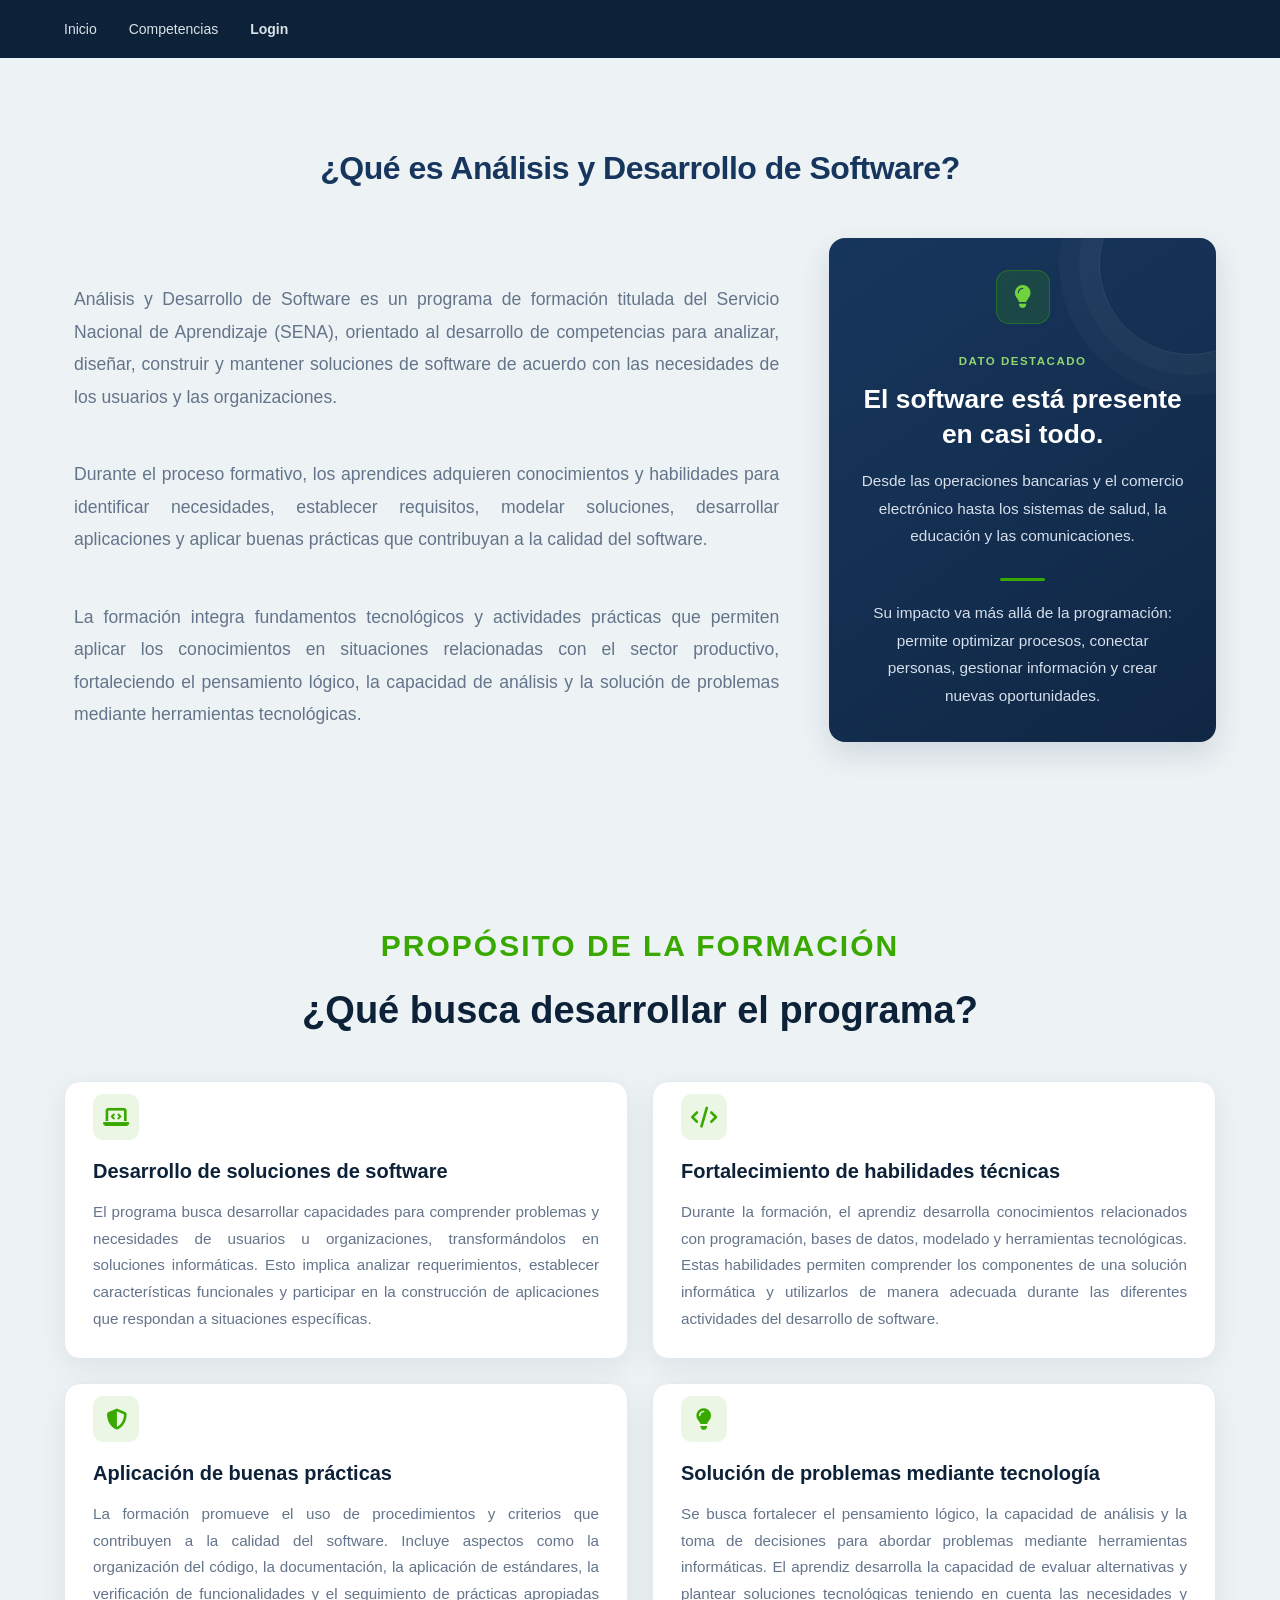
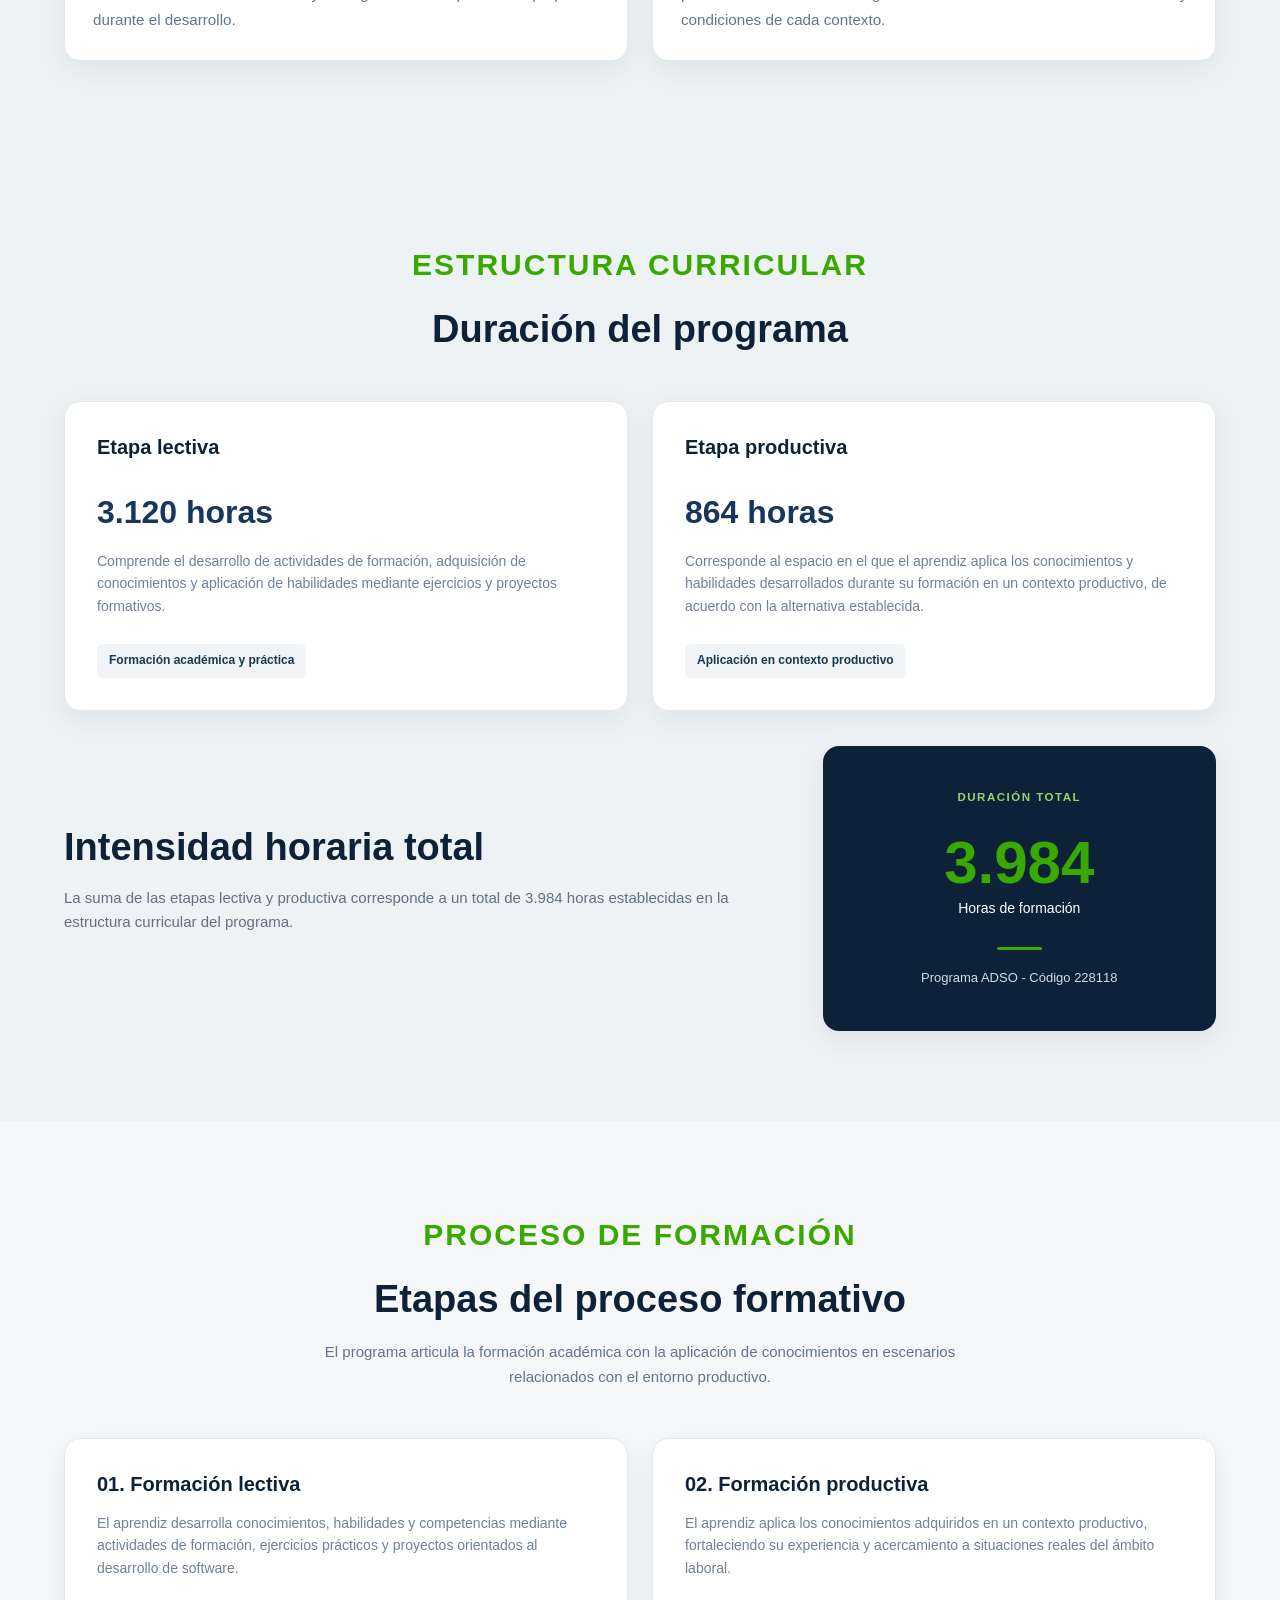
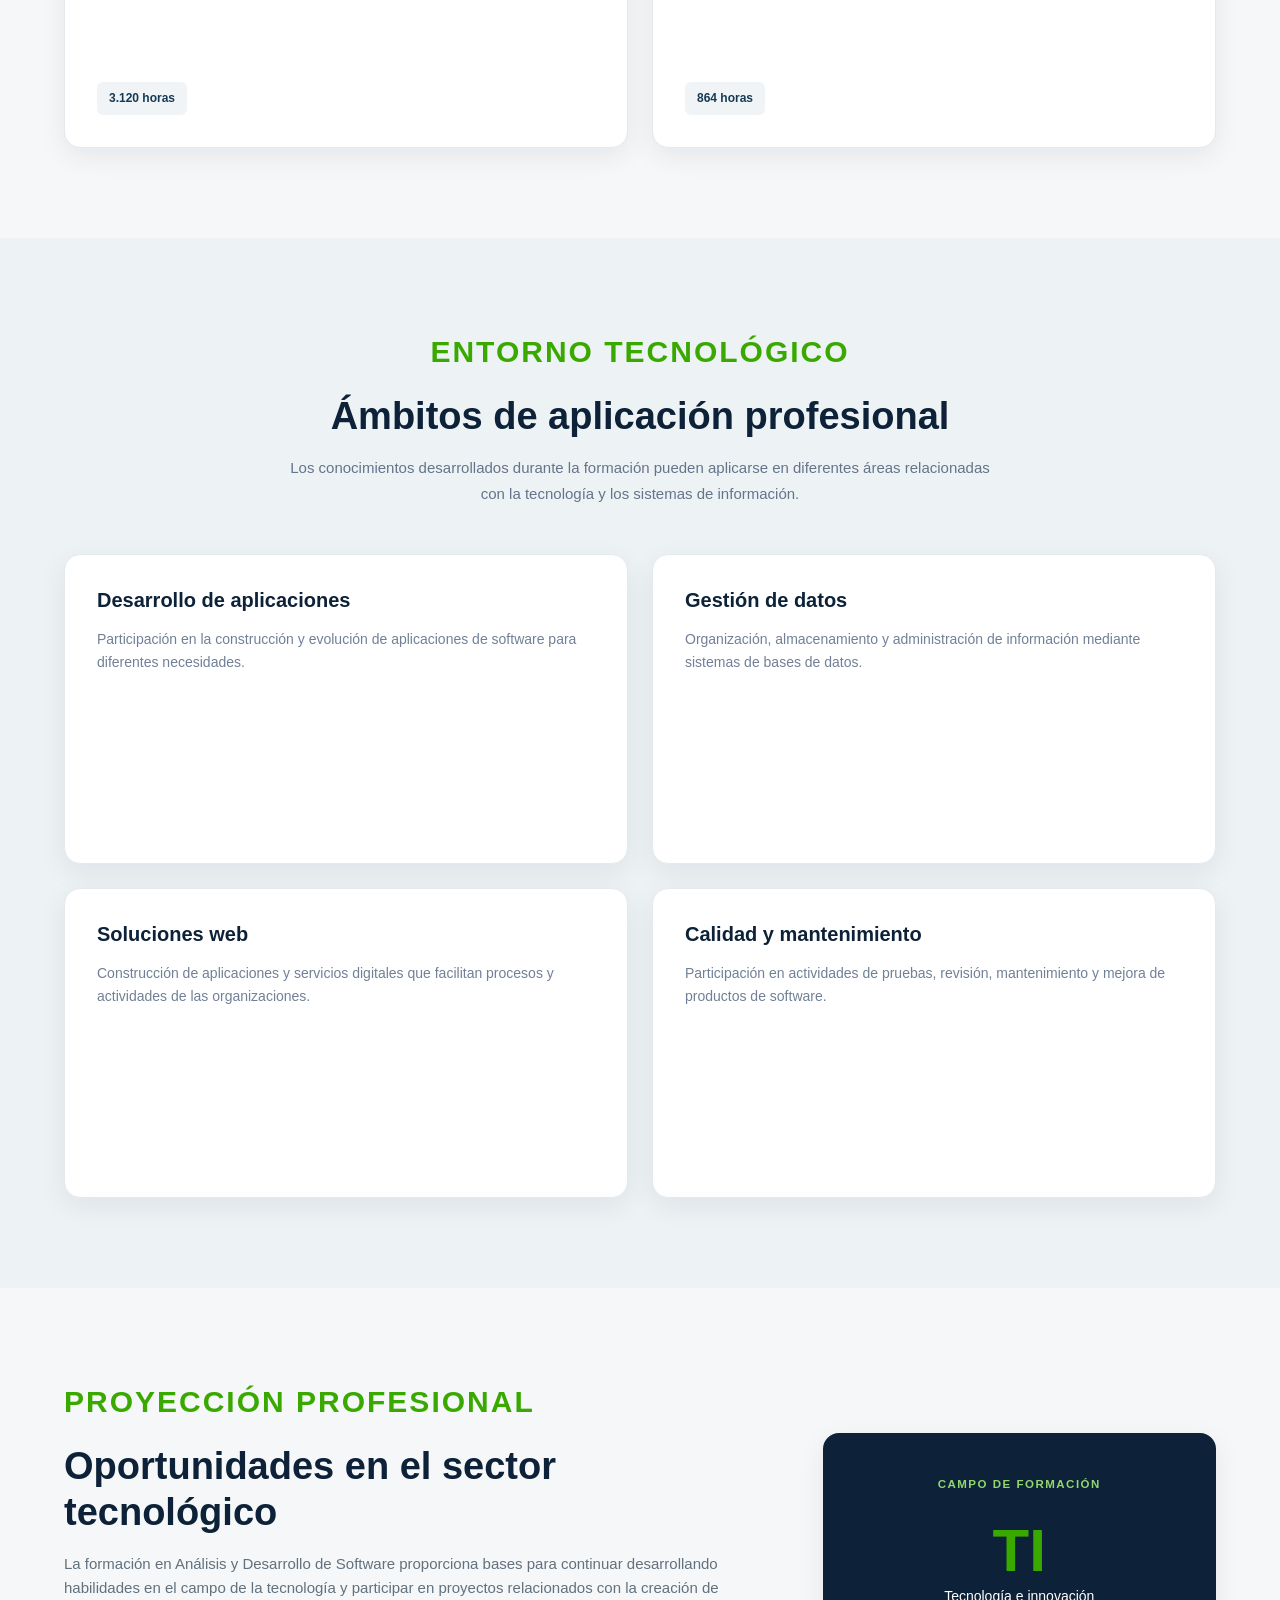
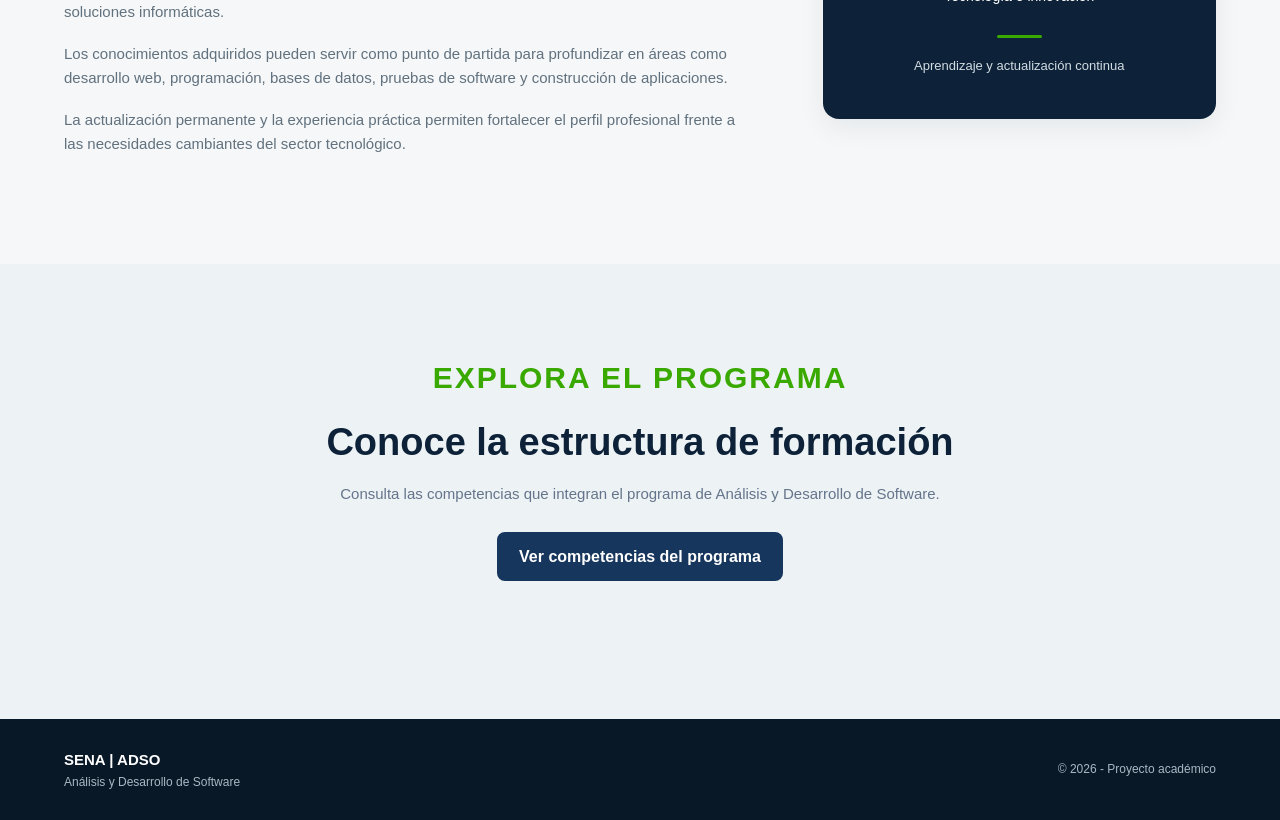
<file: fronted/pages/programa.html>
<!DOCTYPE html>
<html lang="es">

<head>
    <meta charset="UTF-8">
    <meta name="viewport" content="width=device-width, initial-scale=1.0">

    <meta
        name="description"
        content="Información general del programa de formación Análisis y Desarrollo de Software del SENA."
    >

    <title>Programa ADSO | SENA</title>

   <!-- Font Awesome: biblioteca de iconos -->
    <link
        rel="stylesheet"
        href="https://cdnjs.cloudflare.com/ajax/libs/font-awesome/6.5.2/css/all.min.css">

    <!-- Hoja de estilos propia -->
    <link rel="stylesheet" href="../css/styles.css">
</head>

<body>

    <!-- Encabezado y navegación -->
    <header class="header">
        <div class="container header-content">

            <nav class="navigation" aria-label="Navegación principal">
                <a href="../../index.html">Inicio</a>
                <a href="../../index.html#competencias">Competencias</a>
                <a href="login.html" aria-current="page">Login</a>
            </nav>

        </div>
    </header>


    <main>


        <!-- Presentación del programa -->
        <section class="about section" id="presentacion">

            <div class="container">

                <div class="section-heading">
            
                    <h2>¿Qué es Análisis y Desarrollo de Software?</h2>

                </div>

                <div class="about-content">

                    <div class="about-text">
                        <p>
                            Análisis y Desarrollo de Software es un programa de
                            formación titulada del Servicio Nacional de Aprendizaje
                            (SENA), orientado al desarrollo de competencias para
                            analizar, diseñar, construir y mantener soluciones de
                            software de acuerdo con las necesidades de los usuarios
                            y las organizaciones.
                        </p>

                        <p>
                            Durante el proceso formativo, los aprendices adquieren
                            conocimientos y habilidades para identificar necesidades,
                            establecer requisitos, modelar soluciones, desarrollar
                            aplicaciones y aplicar buenas prácticas que contribuyan
                            a la calidad del software.
                        </p>

                        <p>
                            La formación integra fundamentos tecnológicos y
                            actividades prácticas que permiten aplicar los
                            conocimientos en situaciones relacionadas con el
                            sector productivo, fortaleciendo el pensamiento lógico,
                            la capacidad de análisis y la solución de problemas
                            mediante herramientas tecnológicas.
                        </p>
                    </div>

                    
                    <aside class="about-highlight">
                        <div class="highlight-icon">
                            <i class="fa-solid fa-lightbulb"></i>
                        </div>

                        <span class="highlight-label">DATO DESTACADO</span>

                        <h3>El software está presente en casi todo.</h3>

                        <p>
                            Desde las operaciones bancarias y el comercio electrónico
                            hasta los sistemas de salud, la educación y las comunicaciones.
                        </p>

                        <div class="highlight-divider"></div>

                        <p>
                            Su impacto va más allá de la programación: permite
                            optimizar procesos, conectar personas, gestionar
                            información y crear nuevas oportunidades.
                        </p>

                    </aside>

                </div>
            </div>
        </section>


        <!-- Propósito de la formación -->
        
        <section class="section about" id="proposito">
            <div class="container">

                <div class="section-heading">
                    <span class="eyebrow">Propósito de la formación</span>

                    <h2>¿Qué busca desarrollar el programa?</h2>

                </div>

                <div class="cards-grid">

                    <!-- Desarrollo de soluciones -->
                    <article class="competency-card purpose-card">

                        <div class="card-icon">
                            <i class="fa-solid fa-laptop-code"></i>
                        </div>

                        <h3>Desarrollo de soluciones de software</h3>

                        <p>
                            El programa busca desarrollar capacidades para
                            comprender problemas y necesidades de usuarios
                            u organizaciones, transformándolos en soluciones
                            informáticas. Esto implica analizar requerimientos,
                            establecer características funcionales y participar
                            en la construcción de aplicaciones que respondan
                            a situaciones específicas.
                        </p>
                    </article>

                    <!-- Habilidades técnicas -->
                    <article class="competency-card purpose-card">
                        <div class="card-icon">
                            <i class="fa-solid fa-code"></i>
                        </div>

                        <h3>Fortalecimiento de habilidades técnicas</h3>

                        <p>
                            Durante la formación, el aprendiz desarrolla
                            conocimientos relacionados con programación,
                            bases de datos, modelado y herramientas tecnológicas.
                            Estas habilidades permiten comprender los componentes
                            de una solución informática y utilizarlos de manera
                            adecuada durante las diferentes actividades del
                            desarrollo de software.
                        </p>
                    </article>

                    <!-- Buenas prácticas -->
                    <article class="competency-card purpose-card">
                        <div class="card-icon">
                            <i class="fa-solid fa-shield-halved"></i>
                        </div>

                        <h3>Aplicación de buenas prácticas</h3>

                        <p>
                            La formación promueve el uso de procedimientos y
                            criterios que contribuyen a la calidad del software.
                            Incluye aspectos como la organización del código,
                            la documentación, la aplicación de estándares,
                            la verificación de funcionalidades y el seguimiento
                            de prácticas apropiadas durante el desarrollo.
                        </p>
                    </article>

                    <!-- Solución de problemas -->
                    <article class="competency-card purpose-card">
                        <div class="card-icon">
                            <i class="fa-solid fa-lightbulb"></i>
                        </div>

                        <h3>Solución de problemas mediante tecnología</h3>

                        <p>
                            Se busca fortalecer el pensamiento lógico,
                            la capacidad de análisis y la toma de decisiones
                            para abordar problemas mediante herramientas
                            informáticas. El aprendiz desarrolla la capacidad
                            de evaluar alternativas y plantear soluciones
                            tecnológicas teniendo en cuenta las necesidades
                            y condiciones de cada contexto.
                        </p>
                    </article>

                </div>
            </div>
        </section>



        <!-- Duración del programa -->
        <section class="about section">

            <div class="container">

                <div class="section-heading">

                    <span class="eyebrow">Estructura curricular</span>

                    <h2>Duración del programa</h2>

                </div>


                <div class="cards-grid">

                    <article class="competency-card">

                        <h3>Etapa lectiva</h3>

                        <strong>3.120 horas</strong>

                        <p>
                            Comprende el desarrollo de actividades
                            de formación, adquisición de conocimientos
                            y aplicación de habilidades mediante
                            ejercicios y proyectos formativos.
                        </p>

                        <span class="competency-code">
                            Formación académica y práctica
                        </span>

                    </article>


                    <article class="competency-card">

                        <h3>Etapa productiva</h3>

                        <strong>864 horas</strong>

                        <p>
                            Corresponde al espacio en el que el aprendiz
                            aplica los conocimientos y habilidades
                            desarrollados durante su formación en un
                            contexto productivo, de acuerdo con la
                            alternativa establecida.
                        </p>

                        <span class="competency-code">
                            Aplicación en contexto productivo
                        </span>

                    </article>

                </div>


                <div class="about-content">

                    <div class="about-text">

                        <h2>Intensidad horaria total</h2>

                        <p>
                            La suma de las etapas lectiva y productiva
                            corresponde a un total de 3.984 horas
                            establecidas en la estructura curricular
                            del programa.
                        </p>

                    </div>

                    <div class="about-highlight">

                        <span class="highlight-label">
                            Duración total
                        </span>

                        <strong>3.984</strong>

                        <span>Horas de formación</span>

                        <div class="highlight-divider"></div>

                        <span class="highlight-institution">
                            Programa ADSO - Código 228118
                        </span>

                    </div>

                </div>

            </div>

        </section>


        <!-- Etapas del proceso formativo -->
        <section class="competencies section">

            <div class="container">

                <div class="section-heading">

                    <span class="eyebrow">Proceso de formación</span>

                    <h2>Etapas del proceso formativo</h2>

                    <p>
                        El programa articula la formación académica
                        con la aplicación de conocimientos en escenarios
                        relacionados con el entorno productivo.
                    </p>

                </div>


                <div class="cards-grid">

                    <article class="competency-card">

                        <h3>01. Formación lectiva</h3>

                        <p>
                            El aprendiz desarrolla conocimientos,
                            habilidades y competencias mediante
                            actividades de formación, ejercicios
                            prácticos y proyectos orientados
                            al desarrollo de software.
                        </p>

                        <span class="competency-code">
                            3.120 horas
                        </span>

                    </article>


                    <article class="competency-card">

                        <h3>02. Formación productiva</h3>

                        <p>
                            El aprendiz aplica los conocimientos
                            adquiridos en un contexto productivo,
                            fortaleciendo su experiencia y
                            acercamiento a situaciones reales
                            del ámbito laboral.
                        </p>

                        <span class="competency-code">
                            864 horas
                        </span>

                    </article>

                </div>

            </div>

        </section>


        <!-- Ámbitos de aplicación profesional -->
        <section class="about section">

            <div class="container">

                <div class="section-heading">

                    <span class="eyebrow">Entorno tecnológico</span>

                    <h2>Ámbitos de aplicación profesional</h2>

                    <p>
                        Los conocimientos desarrollados durante
                        la formación pueden aplicarse en diferentes
                        áreas relacionadas con la tecnología
                        y los sistemas de información.
                    </p>

                </div>


                <div class="cards-grid">

                    <article class="competency-card">

                        <h3>Desarrollo de aplicaciones</h3>

                        <p>
                            Participación en la construcción
                            y evolución de aplicaciones de
                            software para diferentes necesidades.
                        </p>

                    </article>


                    <article class="competency-card">

                        <h3>Gestión de datos</h3>

                        <p>
                            Organización, almacenamiento y
                            administración de información
                            mediante sistemas de bases de datos.
                        </p>

                    </article>


                    <article class="competency-card">

                        <h3>Soluciones web</h3>

                        <p>
                            Construcción de aplicaciones y
                            servicios digitales que facilitan
                            procesos y actividades de las organizaciones.
                        </p>

                    </article>


                    <article class="competency-card">

                        <h3>Calidad y mantenimiento</h3>

                        <p>
                            Participación en actividades de
                            pruebas, revisión, mantenimiento
                            y mejora de productos de software.
                        </p>

                    </article>

                </div>

            </div>

        </section>


        <!-- Proyección profesional -->
        <section class="competencies section">

            <div class="container about-content">

                <div class="about-text">

                    <span class="eyebrow">Proyección profesional</span>

                    <h2>Oportunidades en el sector tecnológico</h2>

                    <p>
                        La formación en Análisis y Desarrollo de
                        Software proporciona bases para continuar
                        desarrollando habilidades en el campo de
                        la tecnología y participar en proyectos
                        relacionados con la creación de soluciones
                        informáticas.
                    </p>

                    <p>
                        Los conocimientos adquiridos pueden servir
                        como punto de partida para profundizar en
                        áreas como desarrollo web, programación,
                        bases de datos, pruebas de software y
                        construcción de aplicaciones.
                    </p>

                    <p>
                        La actualización permanente y la experiencia
                        práctica permiten fortalecer el perfil
                        profesional frente a las necesidades
                        cambiantes del sector tecnológico.
                    </p>

                </div>


                <div class="about-highlight">

                    <span class="highlight-label">
                        Campo de formación
                    </span>

                    <strong>TI</strong>

                    <span>
                        Tecnología e innovación
                    </span>

                    <div class="highlight-divider"></div>

                    <span class="highlight-institution">
                        Aprendizaje y actualización continua
                    </span>

                </div>

            </div>

        </section>


        <!-- Navegación entre páginas -->
        <section class="about section">

            <div class="container">

                <div class="section-heading">

                    <span class="eyebrow">Explora el programa</span>

                    <h2>Conoce la estructura de formación</h2>

                    <p>
                        Consulta las competencias que integran
                        el programa de Análisis y Desarrollo de Software.
                    </p>

                    <a href="../../index.html#competencias">
                        Ver competencias del programa
                    </a>

                </div>

            </div>

        </section>

    </main>


    <!-- Pie de página -->
    <footer class="footer">

        <div class="container footer-content">

            <div>
                <strong>SENA | ADSO</strong>

                <p>
                    Análisis y Desarrollo de Software
                </p>
            </div>

            <p class="footer-copy">
                © 2026 - Proyecto académico
            </p>

        </div>

    </footer>


    <script src="../js/main.js"></script>

</body>

</html>
</file>
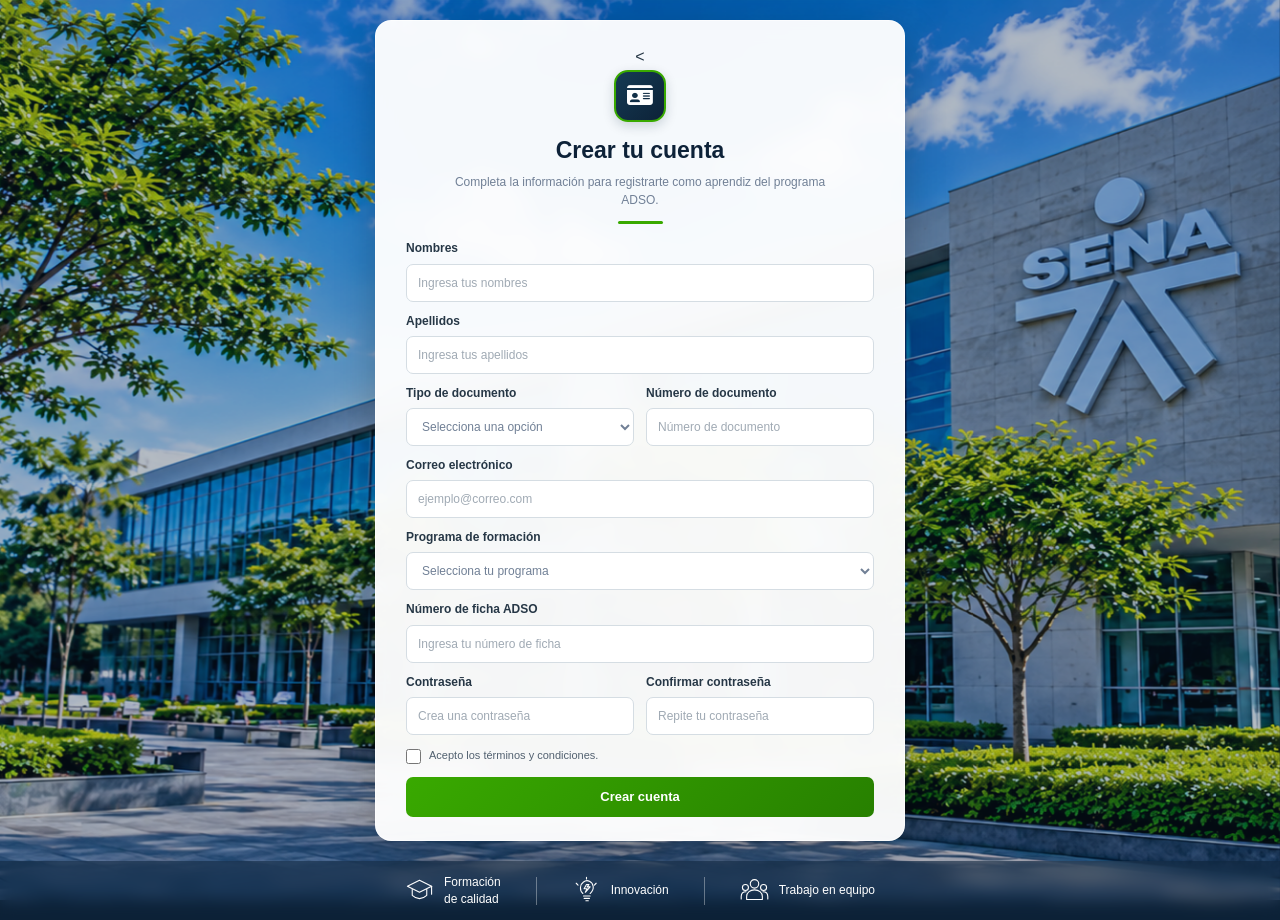
<file: fronted/pages/registrarse.html>
<!DOCTYPE html>
<html lang="es">

<head>
    <meta charset="UTF-8">
    <meta name="viewport" content="width=device-width, initial-scale=1.0">

    <meta name="description" content="Registro de aprendices del programa Análisis y Desarrollo de Software del SENA.">

    <title>Registro de aprendices | ADSO - SENA</title>

    <link rel="stylesheet" href="../css/styles.css">
    <link rel="stylesheet" href="../css/registrarse.css">
     <!-- Font Awesome: biblioteca de iconos -->
    <link rel="stylesheet" href="https://cdnjs.cloudflare.com/ajax/libs/font-awesome/6.5.2/css/all.min.css">
</head>

<body class="register-layout">

    <main class="register-page">

        <section class="register-card" aria-labelledby="register-title">

            <div class="register-header">

                <<div class="sena-logo" aria-hidden="true">
                    <i class="fa-solid fa-id-card"></i>
                </div>

                <h1 id="register-title">Crear tu cuenta</h1>

                <p>
                    Completa la información para registrarte
                    como aprendiz del programa ADSO.
                </p>

                <span class="register-divider"></span>

            </div>

            <form id="register-form" class="register-form">

                <div class="form-group">
                    <label for="nombres">Nombres</label>
                    <input
                        type="text"
                        id="nombres"
                        name="nombres"
                        placeholder="Ingresa tus nombres"
                        autocomplete="given-name"
                        required
                    >
                </div>

                <div class="form-group">
                    <label for="apellidos">Apellidos</label>
                    <input
                        type="text"
                        id="apellidos"
                        name="apellidos"
                        placeholder="Ingresa tus apellidos"
                        autocomplete="family-name"
                        required
                    >
                </div>

                <div class="form-row">

                    <div class="form-group">
                        <label for="tipo-documento">Tipo de documento</label>
                        <select
                            id="tipo-documento"
                            name="tipo_documento"
                            required
                        >
                            <option value="" selected disabled>
                                Selecciona una opción
                            </option>
                            <option value="CC">Cédula de ciudadanía</option>
                            <option value="TI">Tarjeta de identidad</option>
                            <option value="CE">Cédula de extranjería</option>
                            <option value="PA">Pasaporte</option>
                            <option value="PPT">Permiso por Protección Temporal</option>
                        </select>
                    </div>

                    <div class="form-group">
                        <label for="documento">Número de documento</label>
                        <input
                            type="text"
                            id="documento"
                            name="documento"
                            placeholder="Número de documento"
                            inputmode="numeric"
                            autocomplete="off"
                            required
                        >
                    </div>

                </div>

                <div class="form-group">
                    <label for="correo">Correo electrónico</label>
                    <input
                        type="email"
                        id="correo"
                        name="correo"
                        placeholder="ejemplo@correo.com"
                        autocomplete="email"
                        required
                    >
                </div>

                <div class="form-group">
                    <label for="programa">Programa de formación</label>
                    <select id="programa" name="programa" required>
                        <option value="" selected disabled>Selecciona tu programa</option>
                        <option value="ADSO">Análisis y Desarrollo de Software (ADSO)</option>
                    </select>
                </div>

                <div class="form-group">
                    <label for="ficha">Número de ficha ADSO</label>
                    <input
                        type="text"
                        id="ficha"
                        name="ficha"
                        placeholder="Ingresa tu número de ficha"
                        inputmode="numeric"
                        required
                    >
                </div>

                <div class="form-row">

                    <div class="form-group">
                        <label for="clave">Contraseña</label>
                        <input
                            type="password"
                            id="clave"
                            name="clave"
                            placeholder="Crea una contraseña"
                            minlength="8"
                            autocomplete="new-password"
                            required
                        >
                    </div>

                    <div class="form-group">
                        <label for="confirmar-clave">Confirmar contraseña</label>
                        <input
                            type="password"
                            id="confirmar-clave"
                            name="confirmar_clave"
                            placeholder="Repite tu contraseña"
                            minlength="8"
                            autocomplete="new-password"
                            required
                        >
                    </div>

                </div>

                <div class="terms-group">
                    <input
                        type="checkbox"
                        id="terminos"
                        name="terminos"
                        required
                    >

                    <label for="terminos">
                        Acepto los términos y condiciones.
                    </label>
                </div>

                <button type="submit" class="register-button">
                    Crear cuenta
                </button>

                <div
                    id="register-message"
                    class="register-message"
                    role="status"
                    aria-live="polite"
                    hidden
                ></div>

            </form>

        </section>

    </main>

    <footer class="footer">
        <div class="container footer-content">

            <div class="footer-feature">
                <svg viewBox="0 0 48 48" aria-hidden="true">
                    <path d="M4 17 L24 7 L44 17 L24 27 Z"/>
                    <path d="M12 22 V32 Q24 43 36 32 V22"/>
                    <path d="M44 17 V30"/>
                </svg>
                <span>Formación<br>de calidad</span>
            </div>

            <span class="footer-divider"></span>

            <div class="footer-feature">
                <svg viewBox="0 0 48 48" aria-hidden="true">
                    <path d="M18 29 C12 24 13 14 19 10 C25 5 34 9 35 17 C36 22 33 26 30 29"/>
                    <path d="M19 33 H30 M20 37 H29 M23 41 H27"/>
                    <path d="M24 2 V5 M7 12 L10 15 M40 12 L37 15"/>
                    <path d="M24 14 L20 21 H25 L22 27 L30 18 H25 L28 14 Z"/>
                </svg>
                <span>Innovación</span>
            </div>

            <span class="footer-divider"></span>

            <div class="footer-feature">
                <svg viewBox="0 0 48 48" aria-hidden="true">
                    <circle cx="24" cy="13" r="7"/>
                    <circle cx="9" cy="19" r="5"/>
                    <circle cx="39" cy="19" r="5"/>
                    <path d="M11 39 V34 C11 27 17 23 24 23 C31 23 37 27 37 34 V39 Z"/>
                    <path d="M2 38 V34 C2 29 5 26 10 26"/>
                    <path d="M46 38 V34 C46 29 43 26 38 26"/>
                </svg>
                <span>Trabajo en equipo</span>
            </div>

        </div>
    </footer>
    

    <script src="../js/registrarse.js" defer></script>

</body>
</html>
</file>
<file: fronted/css/styles.css>
/* =========================================
   VARIABLES Y CONFIGURACIÓN GENERAL
========================================= */

:root {
    --color-primary: #0d2238;
    --color-secondary: #153b54;
    --color-accent: #39a900;
    --color-accent-dark: #278000;

    --color-background: #f5f7f8;
    --color-white: #ffffff;
    --color-text: #263746;
    --color-muted: #718096;
    --color-border: #e3e9ed;

    --font-main: "Segoe UI", Arial, sans-serif;

    --container-width: 1160px;
    --radius-card: 16px;

    --shadow-card: 0 8px 28px rgba(13, 34, 56, 0.07);
}


/* =========================================
   RESET
========================================= */

* {
    margin: 0;
    padding: 0;
    box-sizing: border-box;
}

html {
    scroll-behavior: smooth;
}

body {
    font-family: var(--font-main);
    background-color: var(--color-background);
    color: var(--color-text);
    line-height: 1.6;
}

a {
    text-decoration: none;
    color: inherit;
}

.container {
    width: min(90%, var(--container-width));
    margin-inline: auto;
}

.section {
    padding: 90px 0;
}


/* =========================================
   HEADER
========================================= */

.header {
    background-color: var(--color-primary);
    color: var(--color-white);
    padding: 18px 0;
}

.header-content {
    display: flex;
    align-items: center;
    justify-content: space-between;
    gap: 30px;
}

.brand {
    display: flex;
    align-items: center;
    gap: 12px;
}

.brand-icon {
    display: grid;
    place-items: center;
    width: 48px;
    height: 48px;
    border-radius: 10px;
    background-color: var(--color-accent);
    color: var(--color-white);
    font-weight: 800;
    font-size: 15px;
}

.brand-text {
    display: flex;
    flex-direction: column;
    line-height: 1.3;
}

.brand-text strong {
    font-size: 15px;
}

.brand-text small {
    color: #b8c8d5;
    font-size: 12px;
}

.navigation {
    display: flex;
    align-items: center;
    gap: 32px;
}

.navigation a {
    color: #d8e2e9;
    font-size: 14px;
    transition: color 0.2s ease;
}

.navigation a:hover {
    color: var(--color-accent);
}


/* =========================================
   HERO
========================================= */

.hero {
    position: relative;
    overflow: hidden;
    padding: 110px 0;
    background:
        radial-gradient(
            circle at 85% 20%,
            rgba(57, 169, 0, 0.18),
            transparent 30%
        ),
        linear-gradient(
            120deg,
            var(--color-primary),
            var(--color-secondary)
        );
    color: var(--color-white);
}

.hero-content {
    max-width: var(--container-width);
}

.eyebrow {
    display: inline-block;
    margin-bottom: 18px;
    color: var(--color-accent);
    font-size: 30px;
    font-weight: 800;
    letter-spacing: 2px;
    text-transform: uppercase;
}

.hero h1 {
    max-width: 760px;
    margin-bottom: 24px;
    font-size: clamp(38px, 6vw, 64px);
    line-height: 1.1;
    letter-spacing: -2px;
}

.hero h1 span {
    display: block;
    color: var(--color-accent);
}

.hero p {
    max-width: 650px;
    margin-bottom: 32px;
    color: #d4e0e8;
    font-size: 17px;
}

.btn-primary {
    display: inline-block;
    padding: 14px 24px;
    border-radius: 8px;
    background-color: var(--color-accent);
    color: var(--color-white);
    font-size: 14px;
    font-weight: 700;
    transition: background-color 0.2s ease,
                transform 0.2s ease;
}

.btn-primary:hover {
    background-color: var(--color-accent-dark);
    transform: translateY(-2px);
}


/* =========================================
   ENCABEZADO DE SECCIONES
========================================= */

.section-heading {
    max-width: 700px;
    margin: 0 auto 48px;
    text-align: center;
}

.section-heading h2,
.about-text h2 {
    margin-bottom: 16px;
    color: var(--color-primary);
    font-size: clamp(28px, 4vw, 38px);
    line-height: 1.2;
}

.section-heading p {
    color: var(--color-muted);
    font-size: 15px;
}


/* =========================================
   TARJETAS DE COMPETENCIAS
========================================= */

.cards-grid {
    display: grid;
    grid-template-columns: repeat(2, minmax(0, 1fr));
    gap: 24px;
}

.competency-card {
    position: relative;
    display: flex;
    flex-direction: column;
    align-items: flex-start;
    min-height: 310px;
    padding: 32px;
    overflow: hidden;

    border: 1px solid var(--color-border);
    border-radius: var(--radius-card);
    background-color: var(--color-white);

    box-shadow: var(--shadow-card);

    transition: transform 0.25s ease,
                box-shadow 0.25s ease,
                border-color 0.25s ease;
}

.competency-card:hover {
    transform: translateY(-6px);
    border-color: rgba(57, 169, 0, 0.5);
    box-shadow: 0 14px 35px rgba(13, 34, 56, 0.12);
}



.card-icon {
    display: flex;
    align-items: center;
    justify-content: center;

    width: 80px;
    height: 80px;
    margin-bottom: 24px;

    overflow: hidden;
}

.card-icon img {
    width: 100%;
    height: 100%;
    object-fit: contain;
}

.competency-card h3 {
    max-width: 90%;
    margin-bottom: 14px;
    color: var(--color-primary);
    font-size: 20px;
    line-height: 1.35;
}

.competency-card p {
    margin-bottom: 24px;
    color: var(--color-muted);
    font-size: 14px;
}

.competency-code {
    margin-top: auto;
    padding: 7px 12px;
    border-radius: 6px;
    background-color: #f0f4f6;
    color: var(--color-secondary);
    font-size: 12px;
    font-weight: 700;
}


/* =========================================
   SOBRE EL PROGRAMA
========================================= */

.about {
    background-color: #edf2f4;
}

.about-content {
    display: grid;
    grid-template-columns: 1.4fr 0.8fr;
    align-items: center;
    gap: 70px;
}

.about-text h2 {
    max-width: 550px;
}

.about-text p {
    margin-bottom: 18px;
    color: #61717e;
    font-size: 15px;
}

.about-highlight {
    display: flex;
    flex-direction: column;
    align-items: center;
    padding: 42px 28px;

    border-radius: var(--radius-card);
    background-color: var(--color-primary);
    color: var(--color-white);

    text-align: center;
    box-shadow: var(--shadow-card);
}

.highlight-label {
    color: #aabcc9;
    font-size: 12px;
    text-transform: uppercase;
    letter-spacing: 1px;
}

.about-highlight strong {
    margin: 15px 0 4px;
    color: var(--color-accent);
    font-size: 60px;
    line-height: 1;
}

.about-highlight > span:nth-of-type(2) {
    font-size: 14px;
}

.highlight-divider {
    width: 50px;
    height: 3px;
    margin: 26px 0;
    border-radius: 5px;
    background-color: var(--color-accent);
}

.highlight-institution {
    color: #d2dce3;
    font-size: 13px;
}


/* =========================================
   FOOTER
========================================= */

.footer {
    padding: 28px 0;
    background-color: #091827;
    color: var(--color-white);
}

.footer-content {
    display: flex;
    align-items: center;
    justify-content: space-between;
    gap: 24px;
}

.footer-content strong {
    font-size: 15px;
}

.footer-content p {
    color: #aab8c4;
    font-size: 12px;
}

.footer-copy {
    text-align: right;
}


/* =========================================
   RESPONSIVE DESIGN
========================================= */

@media (max-width: 800px) {

    .about-content {
        grid-template-columns: 1fr;
        gap: 40px;
    }

    .about-highlight {
        max-width: 450px;
        width: 100%;
        margin-inline: auto;
    }

}

@media (max-width: 700px) {

    .section {
        padding: 65px 0;
    }

    .header-content {
        flex-direction: column;
        align-items: flex-start;
    }

    .navigation {
        width: 100%;
        flex-wrap: wrap;
        gap: 20px;
    }

    .hero {
        padding: 80px 0;
    }

    .cards-grid {
        grid-template-columns: 1fr;
    }

    .competency-card {
        min-height: 280px;
    }

    .footer-content {
        flex-direction: column;
        align-items: flex-start;
    }

    .footer-copy {
        text-align: left;
    }

}



/* =========================================
   PÁGINA DEL PROGRAMA ADSO
   ========================================= */

/* Texto introductorio de las secciones */

.section-heading > p {
    max-width: 760px;
    margin: 16px auto 0;
    line-height: 1.7;
    color: var(--text-secondary, #64748b);
}


/* Tarjetas de información */

.competency-card > strong {
    display: block;
    margin: 12px 0;
    color: var(--primary-color, #17365d);
    font-size: 2rem;
    font-weight: 700;
}


/* Separación entre bloques informativos */

.about .cards-grid {
    margin-top: 35px;
}


/* Bloques de contenido con dos columnas */

.about-content {
    align-items: center;
}


/* Enlaces de navegación dentro del contenido */

.section-heading > a {
    display: inline-flex;
    align-items: center;
    justify-content: center;
    margin-top: 25px;
    padding: 12px 22px;

    background-color: var(--primary-color, #17365d);
    color: #ffffff;

    text-decoration: none;
    font-weight: 600;

    border-radius: 8px;
    transition: background-color 0.25s ease;
}

.section-heading > a:hover {
    background-color: var(--primary-dark, #102744);
}


/* Estado de la página actual en la navegación */

.navigation a[aria-current="page"] {
    font-weight: 700;
}


/* Accesibilidad: navegación con teclado */

.navigation a:focus-visible,
.section-heading > a:focus-visible {
    outline: 3px solid var(--accent-color, #39a900);
    outline-offset: 4px;
}


/* Adaptación para dispositivos móviles */

@media (max-width: 768px) {

    .about-content {
        grid-template-columns: 1fr;
    }

    .about-highlight {
        width: 100%;
    }

    .section-heading > p {
        text-align: left;
    }

    .section-heading > a {
        width: 100%;
    }

}



/* =========================================
   TARJETA DESTACADA DE PRESENTACIÓN
   ========================================= */

#presentacion .about-highlight {
    position: relative;
    padding: 32px;
    overflow: hidden;
    align-self: stretch;
    background: linear-gradient(145deg, #17365d, #102744);
    border: none;
    border-radius: 16px;
    color: #ffffff;
    box-shadow: 0 12px 30px rgba(23, 54, 93, 0.14);
}

#presentacion .about-highlight::after {
    content: "";
    position: absolute;
    width: 180px;
    height: 180px;
    right: -65px;
    top: -65px;
    border: 1px solid rgba(255, 255, 255, 0.10);
    border-radius: 50%;
    box-shadow:
        0 0 0 20px rgba(255, 255, 255, 0.025),
        0 0 0 40px rgba(255, 255, 255, 0.025);
}

.highlight-icon {
    display: flex;
    align-items: center;
    justify-content: center;
    width: 54px;
    height: 54px;
    margin-bottom: 28px;
    background: rgba(57, 169, 0, 0.18);
    border: 1px solid rgba(57, 169, 0, 0.4);
    border-radius: 13px;
    color: #70d33d;
    font-size: 23px;
}

.highlight-label {
    display: block;
    margin-bottom: 12px;
    color: #91d66e;
    font-size: 0.72rem;
    font-weight: 700;
    letter-spacing: 1.5px;
}

#presentacion .about-highlight h3 {
    margin: 0 0 16px;
    color: #ffffff;
    font-size: 1.65rem;
    line-height: 1.3;
}

#presentacion .about-highlight p {
    margin: 0;
    color: #d6dfeb;
    font-size: 0.96rem;
    line-height: 1.8;
}

.highlight-divider {
    width: 45px;
    height: 3px;
    margin: 28px 0 18px;
    background: #39a900;
    border-radius: 5px;
}

.highlight-footer {
    color: #ffffff;
    font-size: 0.78rem;
    font-weight: 600;
    letter-spacing: 0.3px;
}

@media (max-width: 768px) {
    #presentacion .about-highlight {
        padding: 26px;
    }
}

/* =========================================
   PRESENTACIÓN DEL PROGRAMA ADSO
   ========================================= */

/* Contenedor de presentación */
#presentacion .about-content {
    display: grid;
    grid-template-columns: minmax(0, 1.5fr) minmax(280px, 0.8fr);
    gap: 40px;
    align-items: start;
}

/* Título principal */
#presentacion h2 {
    margin-bottom: 26px;

    color: var(--primary-color, #17365d);
    font-size: 2rem;
    font-weight: 700;
    line-height: 1.3;
    letter-spacing: -0.5px;
}

/* Párrafos */
#presentacion .about-text p {
    margin: 45px 10px 20px;

    color: var(--text-secondary, #64748b);
    font-size: 1.1rem;
    font-weight: 400;
    line-height: 1.85;

    text-align: justify;
}

/* Evitar margen adicional en el último párrafo */
#presentacion .about-text p:last-child {
    margin-bottom: 0;
}

/* Adaptación para móviles */
@media (max-width: 768px) {
    #presentacion .about-content {
        grid-template-columns: 1fr;
        gap: 28px;
    }

    #presentacion h2 {
        font-size: 1.7rem;
        margin-bottom: 20px;
    }

    #presentacion .about-text p {
        font-size: 1rem;
        line-height: 1.75;
        margin-bottom: 16px;
    }
}



/* =========================================
   TARJETAS - PROPÓSITO DE LA FORMACIÓN
   ========================================= */

/* Distribución de las tarjetas */
#proposito .cards-grid {
    display: grid;
    grid-template-columns: repeat(2, minmax(0, 1fr));
    gap: 24px;
    align-items: stretch;
}

/* Estructura general */
#proposito .purpose-card {
    display: flex;
    flex-direction: column;
    justify-content: flex-start;
    align-items: flex-start;

    width: 100%;
    height: 100%;
    min-height: 0;

    padding: 12px 28px 26px;
    margin: 0;

    text-align: left;
}

/* Iconos de las tarjetas */
#proposito .purpose-card .card-icon {
    display: flex;
    align-items: center;
    justify-content: center;

    width: 46px;
    height: 46px;

    margin: 0 0 18px;
    border-radius: 10px;

    background-color: rgba(57, 169, 0, 0.10);
    color: #39A900;
}

/* Icono Font Awesome */
#proposito .purpose-card .card-icon i {
    font-size: 21px;
    color: #39A900;
}


/* Descripción */
#proposito .purpose-card p {
    width: 100%;
    margin: 0;
    padding: 0;

    color: var(--text-secondary, #64748b);
    font-size: 0.95rem;
    line-height: 1.75;

    text-align: justify;
}

/* Adaptación para dispositivos móviles */
@media (max-width: 768px) {

    #proposito .cards-grid {
        grid-template-columns: 1fr;
        gap: 18px;
    }

    #proposito .purpose-card {
        height: auto;
        min-height: 0;
        padding: 22px;
    }

    #proposito .purpose-card .card-icon {
        margin-bottom: 15px;
    }

}

/* Separación entre las etapas y la intensidad horaria total */
.about .about-content {
    margin-top: 35px;
}
</file>
<file: css/styles.css>
/* =========================================
   VARIABLES Y CONFIGURACIÓN GENERAL
========================================= */

:root {
    --color-primary: #0d2238;
    --color-secondary: #153b54;
    --color-accent: #39a900;
    --color-accent-dark: #278000;

    --color-background: #f5f7f8;
    --color-white: #ffffff;
    --color-text: #263746;
    --color-muted: #718096;
    --color-border: #e3e9ed;

    --font-main: "Segoe UI", Arial, sans-serif;

    --container-width: 1160px;
    --radius-card: 16px;

    --shadow-card: 0 8px 28px rgba(13, 34, 56, 0.07);
}


/* =========================================
   RESET
========================================= */

* {
    margin: 0;
    padding: 0;
    box-sizing: border-box;
}

html {
    scroll-behavior: smooth;
}

body {
    font-family: var(--font-main);
    background-color: var(--color-background);
    color: var(--color-text);
    line-height: 1.6;
}

a {
    text-decoration: none;
    color: inherit;
}

.container {
    width: min(90%, var(--container-width));
    margin-inline: auto;
}

.section {
    padding: 90px 0;
}


/* =========================================
   HEADER
========================================= */

.header {
    background-color: var(--color-primary);
    color: var(--color-white);
    padding: 18px 0;
}

.header-content {
    display: flex;
    align-items: center;
    justify-content: space-between;
    gap: 30px;
}

.brand {
    display: flex;
    align-items: center;
    gap: 12px;
}

.brand-icon {
    display: grid;
    place-items: center;
    width: 48px;
    height: 48px;
    border-radius: 10px;
    background-color: var(--color-accent);
    color: var(--color-white);
    font-weight: 800;
    font-size: 15px;
}

.brand-text {
    display: flex;
    flex-direction: column;
    line-height: 1.3;
}

.brand-text strong {
    font-size: 15px;
}

.brand-text small {
    color: #b8c8d5;
    font-size: 12px;
}

.navigation {
    display: flex;
    align-items: center;
    gap: 32px;
}

.navigation a {
    color: #d8e2e9;
    font-size: 14px;
    transition: color 0.2s ease;
}

.navigation a:hover {
    color: var(--color-accent);
}


/* =========================================
   HERO
========================================= */

.hero {
    position: relative;
    overflow: hidden;
    padding: 110px 0;
    background:
        radial-gradient(
            circle at 85% 20%,
            rgba(57, 169, 0, 0.18),
            transparent 30%
        ),
        linear-gradient(
            120deg,
            var(--color-primary),
            var(--color-secondary)
        );
    color: var(--color-white);
}

.hero-content {
    max-width: var(--container-width);
}

.eyebrow {
    display: inline-block;
    margin-bottom: 18px;
    color: var(--color-accent);
    font-size: 30px;
    font-weight: 800;
    letter-spacing: 2px;
    text-transform: uppercase;
}

.hero h1 {
    max-width: 760px;
    margin-bottom: 24px;
    font-size: clamp(38px, 6vw, 64px);
    line-height: 1.1;
    letter-spacing: -2px;
}

.hero h1 span {
    display: block;
    color: var(--color-accent);
}

.hero p {
    max-width: 650px;
    margin-bottom: 32px;
    color: #d4e0e8;
    font-size: 17px;
}

.btn-primary {
    display: inline-block;
    padding: 14px 24px;
    border-radius: 8px;
    background-color: var(--color-accent);
    color: var(--color-white);
    font-size: 14px;
    font-weight: 700;
    transition: background-color 0.2s ease,
                transform 0.2s ease;
}

.btn-primary:hover {
    background-color: var(--color-accent-dark);
    transform: translateY(-2px);
}


/* =========================================
   ENCABEZADO DE SECCIONES
========================================= */

.section-heading {
    max-width: 700px;
    margin: 0 auto 48px;
    text-align: center;
}

.section-heading h2,
.about-text h2 {
    margin-bottom: 16px;
    color: var(--color-primary);
    font-size: clamp(28px, 4vw, 38px);
    line-height: 1.2;
}

.section-heading p {
    color: var(--color-muted);
    font-size: 15px;
}


/* =========================================
   TARJETAS DE COMPETENCIAS
========================================= */

.cards-grid {
    display: grid;
    grid-template-columns: repeat(2, minmax(0, 1fr));
    gap: 24px;
}

.competency-card {
    position: relative;
    display: flex;
    flex-direction: column;
    align-items: flex-start;
    min-height: 310px;
    padding: 32px;
    overflow: hidden;

    border: 1px solid var(--color-border);
    border-radius: var(--radius-card);
    background-color: var(--color-white);

    box-shadow: var(--shadow-card);

    transition: transform 0.25s ease,
                box-shadow 0.25s ease,
                border-color 0.25s ease;
}

.competency-card:hover {
    transform: translateY(-6px);
    border-color: rgba(57, 169, 0, 0.5);
    box-shadow: 0 14px 35px rgba(13, 34, 56, 0.12);
}



.card-icon {
    display: flex;
    align-items: center;
    justify-content: center;

    width: 80px;
    height: 80px;
    margin-bottom: 24px;

    overflow: hidden;
}

.card-icon img {
    width: 100%;
    height: 100%;
    object-fit: contain;
}

.competency-card h3 {
    max-width: 90%;
    margin-bottom: 14px;
    color: var(--color-primary);
    font-size: 20px;
    line-height: 1.35;
}

.competency-card p {
    margin-bottom: 24px;
    color: var(--color-muted);
    font-size: 14px;
}

.competency-code {
    margin-top: auto;
    padding: 7px 12px;
    border-radius: 6px;
    background-color: #f0f4f6;
    color: var(--color-secondary);
    font-size: 12px;
    font-weight: 700;
}


/* =========================================
   SOBRE EL PROGRAMA
========================================= */

.about {
    background-color: #edf2f4;
}

.about-content {
    display: grid;
    grid-template-columns: 1.4fr 0.8fr;
    align-items: center;
    gap: 70px;
}

.about-text h2 {
    max-width: 550px;
}

.about-text p {
    margin-bottom: 18px;
    color: #61717e;
    font-size: 15px;
}

.about-highlight {
    display: flex;
    flex-direction: column;
    align-items: center;
    padding: 42px 28px;

    border-radius: var(--radius-card);
    background-color: var(--color-primary);
    color: var(--color-white);

    text-align: center;
    box-shadow: var(--shadow-card);
}

.highlight-label {
    color: #aabcc9;
    font-size: 12px;
    text-transform: uppercase;
    letter-spacing: 1px;
}

.about-highlight strong {
    margin: 15px 0 4px;
    color: var(--color-accent);
    font-size: 60px;
    line-height: 1;
}

.about-highlight > span:nth-of-type(2) {
    font-size: 14px;
}

.highlight-divider {
    width: 50px;
    height: 3px;
    margin: 26px 0;
    border-radius: 5px;
    background-color: var(--color-accent);
}

.highlight-institution {
    color: #d2dce3;
    font-size: 13px;
}


/* =========================================
   FOOTER
========================================= */

.footer {
    padding: 28px 0;
    background-color: #091827;
    color: var(--color-white);
}

.footer-content {
    display: flex;
    align-items: center;
    justify-content: space-between;
    gap: 24px;
}

.footer-content strong {
    font-size: 15px;
}

.footer-content p {
    color: #aab8c4;
    font-size: 12px;
}

.footer-copy {
    text-align: right;
}


/* =========================================
   RESPONSIVE DESIGN
========================================= */

@media (max-width: 800px) {

    .about-content {
        grid-template-columns: 1fr;
        gap: 40px;
    }

    .about-highlight {
        max-width: 450px;
        width: 100%;
        margin-inline: auto;
    }

}

@media (max-width: 700px) {

    .section {
        padding: 65px 0;
    }

    .header-content {
        flex-direction: column;
        align-items: flex-start;
    }

    .navigation {
        width: 100%;
        flex-wrap: wrap;
        gap: 20px;
    }

    .hero {
        padding: 80px 0;
    }

    .cards-grid {
        grid-template-columns: 1fr;
    }

    .competency-card {
        min-height: 280px;
    }

    .footer-content {
        flex-direction: column;
        align-items: flex-start;
    }

    .footer-copy {
        text-align: left;
    }

}



/* =========================================
   PÁGINA DEL PROGRAMA ADSO
   ========================================= */

/* Texto introductorio de las secciones */

.section-heading > p {
    max-width: 760px;
    margin: 16px auto 0;
    line-height: 1.7;
    color: var(--text-secondary, #64748b);
}


/* Tarjetas de información */

.competency-card > strong {
    display: block;
    margin: 12px 0;
    color: var(--primary-color, #17365d);
    font-size: 2rem;
    font-weight: 700;
}


/* Separación entre bloques informativos */

.about .cards-grid {
    margin-top: 35px;
}


/* Bloques de contenido con dos columnas */

.about-content {
    align-items: center;
}


/* Enlaces de navegación dentro del contenido */

.section-heading > a {
    display: inline-flex;
    align-items: center;
    justify-content: center;
    margin-top: 25px;
    padding: 12px 22px;

    background-color: var(--primary-color, #17365d);
    color: #ffffff;

    text-decoration: none;
    font-weight: 600;

    border-radius: 8px;
    transition: background-color 0.25s ease;
}

.section-heading > a:hover {
    background-color: var(--primary-dark, #102744);
}


/* Estado de la página actual en la navegación */

.navigation a[aria-current="page"] {
    font-weight: 700;
}


/* Accesibilidad: navegación con teclado */

.navigation a:focus-visible,
.section-heading > a:focus-visible {
    outline: 3px solid var(--accent-color, #39a900);
    outline-offset: 4px;
}


/* Adaptación para dispositivos móviles */

@media (max-width: 768px) {

    .about-content {
        grid-template-columns: 1fr;
    }

    .about-highlight {
        width: 100%;
    }

    .section-heading > p {
        text-align: left;
    }

    .section-heading > a {
        width: 100%;
    }

}



/* =========================================
   TARJETA DESTACADA DE PRESENTACIÓN
   ========================================= */

#presentacion .about-highlight {
    position: relative;
    padding: 32px;
    overflow: hidden;
    align-self: stretch;
    background: linear-gradient(145deg, #17365d, #102744);
    border: none;
    border-radius: 16px;
    color: #ffffff;
    box-shadow: 0 12px 30px rgba(23, 54, 93, 0.14);
}

#presentacion .about-highlight::after {
    content: "";
    position: absolute;
    width: 180px;
    height: 180px;
    right: -65px;
    top: -65px;
    border: 1px solid rgba(255, 255, 255, 0.10);
    border-radius: 50%;
    box-shadow:
        0 0 0 20px rgba(255, 255, 255, 0.025),
        0 0 0 40px rgba(255, 255, 255, 0.025);
}

.highlight-icon {
    display: flex;
    align-items: center;
    justify-content: center;
    width: 54px;
    height: 54px;
    margin-bottom: 28px;
    background: rgba(57, 169, 0, 0.18);
    border: 1px solid rgba(57, 169, 0, 0.4);
    border-radius: 13px;
    color: #70d33d;
    font-size: 23px;
}

.highlight-label {
    display: block;
    margin-bottom: 12px;
    color: #91d66e;
    font-size: 0.72rem;
    font-weight: 700;
    letter-spacing: 1.5px;
}

#presentacion .about-highlight h3 {
    margin: 0 0 16px;
    color: #ffffff;
    font-size: 1.65rem;
    line-height: 1.3;
}

#presentacion .about-highlight p {
    margin: 0;
    color: #d6dfeb;
    font-size: 0.96rem;
    line-height: 1.8;
}

.highlight-divider {
    width: 45px;
    height: 3px;
    margin: 28px 0 18px;
    background: #39a900;
    border-radius: 5px;
}

.highlight-footer {
    color: #ffffff;
    font-size: 0.78rem;
    font-weight: 600;
    letter-spacing: 0.3px;
}

@media (max-width: 768px) {
    #presentacion .about-highlight {
        padding: 26px;
    }
}

/* =========================================
   PRESENTACIÓN DEL PROGRAMA ADSO
   ========================================= */

/* Contenedor de presentación */
#presentacion .about-content {
    display: grid;
    grid-template-columns: minmax(0, 1.5fr) minmax(280px, 0.8fr);
    gap: 40px;
    align-items: start;
}

/* Título principal */
#presentacion h2 {
    margin-bottom: 26px;

    color: var(--primary-color, #17365d);
    font-size: 2rem;
    font-weight: 700;
    line-height: 1.3;
    letter-spacing: -0.5px;
}

/* Párrafos */
#presentacion .about-text p {
    margin: 45px 10px 20px;

    color: var(--text-secondary, #64748b);
    font-size: 1.1rem;
    font-weight: 400;
    line-height: 1.85;

    text-align: justify;
}

/* Evitar margen adicional en el último párrafo */
#presentacion .about-text p:last-child {
    margin-bottom: 0;
}

/* Adaptación para móviles */
@media (max-width: 768px) {
    #presentacion .about-content {
        grid-template-columns: 1fr;
        gap: 28px;
    }

    #presentacion h2 {
        font-size: 1.7rem;
        margin-bottom: 20px;
    }

    #presentacion .about-text p {
        font-size: 1rem;
        line-height: 1.75;
        margin-bottom: 16px;
    }
}



/* =========================================
   TARJETAS - PROPÓSITO DE LA FORMACIÓN
   ========================================= */

/* Distribución de las tarjetas */
#proposito .cards-grid {
    display: grid;
    grid-template-columns: repeat(2, minmax(0, 1fr));
    gap: 24px;
    align-items: stretch;
}

/* Estructura general */
#proposito .purpose-card {
    display: flex;
    flex-direction: column;
    justify-content: flex-start;
    align-items: flex-start;

    width: 100%;
    height: 100%;
    min-height: 0;

    padding: 12px 28px 26px;
    margin: 0;

    text-align: left;
}

/* Iconos de las tarjetas */
#proposito .purpose-card .card-icon {
    display: flex;
    align-items: center;
    justify-content: center;

    width: 46px;
    height: 46px;

    margin: 0 0 18px;
    border-radius: 10px;

    background-color: rgba(57, 169, 0, 0.10);
    color: #39A900;
}

/* Icono Font Awesome */
#proposito .purpose-card .card-icon i {
    font-size: 21px;
    color: #39A900;
}


/* Descripción */
#proposito .purpose-card p {
    width: 100%;
    margin: 0;
    padding: 0;

    color: var(--text-secondary, #64748b);
    font-size: 0.95rem;
    line-height: 1.75;

    text-align: justify;
}

/* Adaptación para dispositivos móviles */
@media (max-width: 768px) {

    #proposito .cards-grid {
        grid-template-columns: 1fr;
        gap: 18px;
    }

    #proposito .purpose-card {
        height: auto;
        min-height: 0;
        padding: 22px;
    }

    #proposito .purpose-card .card-icon {
        margin-bottom: 15px;
    }

}

/* Separación entre las etapas y la intensidad horaria total */
.about .about-content {
    margin-top: 35px;
}
</file>
<file: css/login.css>
/* =====================================================
   LOGIN ADSO - SENA
   Hoja de estilos exclusiva para inicio de sesión
===================================================== */


/* =====================================================
   1. CONFIGURACIÓN GENERAL
===================================================== */

.login-layout {
    position: relative;
    isolation: isolate;

    min-height: 100vh;

    display: flex;
    flex-direction: column;

    background-color: #0d2238;

    font-family: "Segoe UI", Arial, sans-serif;
}


/* =====================================================
   2. IMAGEN DE FONDO
===================================================== */

.login-layout::before {
    content: "";

    position: fixed;
    inset: 0;
    z-index: -2;

    background-image: url("../assets/img/Campus SENA ADSO_ Futuro Digital.png");
    background-position: center;
    background-size: cover;
    background-repeat: no-repeat;

    animation: backgroundZoom 25s ease-in-out infinite alternate;
}


/* Capa de contraste sobre la fotografía */

.login-layout::after {
    content: "";

    position: fixed;
    inset: 0;
    z-index: -1;

    background: rgba(13, 34, 56, 0.20);

    pointer-events: none;
}



/* =====================================================
   3. NAVEGACIÓN SUPERIOR OCULTA - DISEÑO MEJORADO
===================================================== */

.login-layout .header {
    position: fixed;
    top: 0;
    left: 0;
    z-index: 10;

    width: 100%;

    /* Dimensiones compactas */
    padding: 11px 0;

    /* Fondo sólido para mejorar la legibilidad */
    background: rgba(9, 27, 44, 0.98);

    border-bottom: 1px solid rgba(57, 169, 0, 0.55);

    box-shadow: 0 5px 18px rgba(0, 0, 0, 0.25);

    backdrop-filter: blur(14px);
    -webkit-backdrop-filter: blur(14px);

    /* Ocultar dejando una pequeña zona activa */
    transform: translateY(calc(-100% + 5px));

    transition: transform 0.35s ease;
}


/* Mostrar al acercar el cursor */

.login-layout .header:hover,
.login-layout .header:focus-within {
    transform: translateY(0);
}


/* Contenedor de navegación */

.login-layout .header-content {
    min-height: 32px;

    display: flex;
    justify-content: center;
    align-items: center;
}


/* Distribución de enlaces */

.login-layout .navigation {
    display: flex;
    align-items: center;
    justify-content: center;

    gap: 34px;
}


/* Enlaces */

.login-layout .navigation a {
    position: relative;

    padding: 5px 2px;

    color: #ffffff;

    font-size: 13px;
    font-weight: 600;
    letter-spacing: 0.3px;

    text-decoration: none;

    transition: color 0.25s ease;
}


/* Estado hover */

.login-layout .navigation a:hover {
    color: #65d32e;
}


/* Indicador inferior */

.login-layout .navigation a::after {
    content: "";

    position: absolute;
    bottom: -3px;
    left: 0;

    width: 0;
    height: 2px;

    background: #39a900;
    border-radius: 2px;

    transition: width 0.3s ease;
}

.login-layout .navigation a:hover::after {
    width: 100%;
}


/* =====================================================
   RESPONSIVE - NAVEGACIÓN
===================================================== */

@media (max-width: 600px) {

    .login-layout .header {
        padding: 10px 0;
    }

    .login-layout .header-content {
        min-height: 30px;
    }

    .login-layout .navigation {
        gap: 20px;
    }

    .login-layout .navigation a {
        font-size: 12px;
    }

}

/* =====================================================
   4. CONTENIDO PRINCIPAL
===================================================== */

.login-layout .login-page {
    flex: 1;

    width: 100%;

    display: flex;
    align-items: center;
    justify-content: center;

    padding: 50px 20px;

    background: transparent;
}


/* =====================================================
   5. TARJETA DEL FORMULARIO
===================================================== */

.login-card {
    position: relative;

    width: 100%;
    max-width: 430px;

    padding: 42px;

    background: rgba(255, 255, 255, 0.96);

    border: 1px solid rgba(255, 255, 255, 0.75);
    border-radius: 18px;

    box-shadow: 0 15px 45px rgba(0, 0, 0, 0.25);

    backdrop-filter: blur(12px);
    -webkit-backdrop-filter: blur(12px);

    animation: loginFadeIn 0.8s ease both;
}


/* =====================================================
   6. ENCABEZADO DEL FORMULARIO
===================================================== */

.login-card h1 {
    margin-bottom: 12px;

    color: #0d2238;

    font-size: 29px;
    font-weight: 700;

    text-align: center;
}


/* Descripción */

.login-card > p:first-of-type {
    margin-bottom: 30px;

    color: #718096;

    font-size: 14px;
    line-height: 1.6;

    text-align: center;
}


/* =====================================================
   7. CAMPOS DEL FORMULARIO
===================================================== */

.login-card form > p:not(.remember-option):not(.login-action) {
    margin-bottom: 22px;
}


/* Etiquetas */

.login-card form label {
    display: block;

    margin-bottom: 9px;

    color: #263746;

    font-size: 14px;
    font-weight: 600;
}


/* Entradas de correo y contraseña */

.login-card form input[type="email"],
.login-card form input[type="password"] {
    width: 100%;
    height: 48px;

    padding: 0 14px;

    color: #263746;
    background: #ffffff;

    font-family: inherit;
    font-size: 14px;

    border: 1px solid #dce3e8;
    border-radius: 8px;

    outline: none;

    transition: border-color 0.3s ease,
                box-shadow 0.3s ease;
}


/* Texto de ayuda */

.login-card form input::placeholder {
    color: #a0aab4;
}


/* Estado de enfoque */

.login-card form input[type="email"]:focus,
.login-card form input[type="password"]:focus {
    border-color: #39a900;

    box-shadow: 0 0 0 3px rgba(57, 169, 0, 0.12);
}


/* =====================================================
   8. OPCIÓN RECORDARME
===================================================== */

.login-card .remember-option {
    margin-bottom: 25px;
}

.login-card .remember-option label {
    display: flex;
    align-items: center;

    gap: 9px;

    margin-bottom: 0;

    color: #526170;

    font-size: 13px;
    font-weight: 400;

    cursor: pointer;
}

.login-card .remember-option input[type="checkbox"] {
    width: 16px;
    height: 16px;

    margin: 0;

    accent-color: #39a900;

    cursor: pointer;
}


/* =====================================================
   9. BOTÓN DE ACCESO
===================================================== */

.login-card .login-action {
    margin-top: 5px;
}

.login-card .login-action button {
    width: 100%;
    height: 49px;

    color: #ffffff;
    background: #0d2238;

    font-family: inherit;
    font-size: 15px;
    font-weight: 600;

    border: none;
    border-radius: 8px;

    cursor: pointer;

    transition: background 0.3s ease,
                transform 0.3s ease,
                box-shadow 0.3s ease;
}


/* Efecto hover */

.login-card .login-action button:hover {
    background: #278000;

    transform: translateY(-2px);

    box-shadow: 0 6px 15px rgba(39, 128, 0, 0.2);
}


/* Accesibilidad del botón */

.login-card .login-action button:focus-visible {
    outline: 3px solid rgba(57, 169, 0, 0.4);
    outline-offset: 3px;
}


/* =====================================================
   10. ENLACE DE REGISTRO
===================================================== */

.login-card .register-link {
    margin-top: 27px;

    color: #718096;

    font-size: 13px;

    text-align: center;
}

.login-card .register-link a {
    color: #278000;

    font-weight: 600;

    text-decoration: none;

    transition: color 0.3s ease;
}

.login-card .register-link a:hover {
    color: #0d2238;

    text-decoration: underline;
}


/* =====================================================
   11. FOOTER VISUAL SOBRE LA FOTOGRAFÍA
===================================================== */

.login-layout .footer {
    position: absolute;
    bottom: 28px;
    left: 32px;
    z-index: 2;

    width: auto;
    padding: 0;

    background: transparent;

    border: none;

    backdrop-filter: none;
    -webkit-backdrop-filter: none;
}


/* Distribución de elementos */

.login-layout .footer-content {
    min-height: auto;

    display: flex;
    align-items: center;
    justify-content: flex-start;

    gap: 24px;

    padding: 0;
}


/* Elementos del footer */

.footer-feature {
    min-width: 105px;

    display: flex;
    flex-direction: column;

    align-items: center;
    justify-content: center;

    gap: 9px;

    color: #ffffff;

    text-align: center;
}


/* Iconos SVG */

.footer-feature svg {
    width: 43px;
    height: 43px;

    fill: none;

    stroke: #ffffff;
    stroke-width: 1.7;

    stroke-linecap: round;
    stroke-linejoin: round;
}


/* Texto del footer */

.footer-feature span {
    color: #ffffff;

    font-size: 13px;
    line-height: 1.4;
    font-weight: 500;

    text-shadow: 0 2px 5px rgba(0, 0, 0, 0.7);
}


/* Separadores */

.footer-divider {
    width: 2px;
    height: 75px;

    background: rgba(255, 255, 255, 0.85);
}


/* =====================================================
   12. ANIMACIONES
===================================================== */

@keyframes backgroundZoom {

    from {
        transform: scale(1);
    }

    to {
        transform: scale(1.08);
    }

}


@keyframes loginFadeIn {

    from {
        opacity: 0;
        transform: translateY(22px);
    }

    to {
        opacity: 1;
        transform: translateY(0);
    }

}


/* =====================================================
   13. DISEÑO RESPONSIVE
===================================================== */

@media (max-width: 768px) {

    /* Navegación */

    .login-layout .navigation {
        gap: 24px;
    }


    /* Formulario */

    .login-layout .login-page {
        padding: 40px 18px;
    }

    .login-card {
        max-width: 400px;

        padding: 35px 28px;
    }


    /* Footer */

    .login-layout .footer {
        left: 20px;
        bottom: 20px;
    }

    .login-layout .footer-content {
        gap: 16px;
    }

    .footer-feature {
        min-width: 90px;
    }

    .footer-feature svg {
        width: 37px;
        height: 37px;
    }

}


@media (max-width: 480px) {

    /* Navegación */

    .login-layout .navigation {
        gap: 16px;
    }

    .login-layout .navigation a {
        font-size: 12px;
    }


    /* Formulario */

    .login-card {
        padding: 30px 22px;

        border-radius: 14px;
    }

    .login-card h1 {
        font-size: 25px;
    }


    /* Footer */

    .login-layout .footer {
        position: relative;

        bottom: auto;
        left: auto;

        width: 100%;

        padding: 15px 10px 20px;
    }

    .login-layout .footer-content {
        justify-content: center;

        gap: 12px;
    }

    .footer-feature {
        min-width: 85px;

        gap: 6px;
    }

    .footer-feature svg {
        width: 34px;
        height: 34px;
    }

    .footer-feature span {
        font-size: 11px;
    }

    .footer-divider {
        height: 60px;
    }

}


/* =====================================================
   14. ACCESIBILIDAD
===================================================== */

@media (prefers-reduced-motion: reduce) {

    .login-layout::before,
    .login-card {
        animation: none;
    }

    .login-layout .header,
    .login-layout .navigation a,
    .login-layout .navigation a::after,
    .login-card input,
    .login-card button,
    .login-card .register-link a {
        transition: none;
    }

}
</file>
<file: css/registrarse.css>
/* =========================================================
   1. CONFIGURACIÓN GENERAL
   ========================================================= */

.register-layout {
    min-height: 100vh;
    display: flex;
    flex-direction: column;
    position: relative;
    isolation: isolate;
    overflow-x: hidden;
    font-family: "Segoe UI", Arial, sans-serif;
    color: #263746;
    background-color: #0d2238;
}

/* =========================================================
   2. FONDO DEL CAMPUS
   ========================================================= */

.register-layout::before {
    content: "";
    position: fixed;
    inset: 0;
    z-index: -2;
    background-image: url("../assets/img/Campus SENA Bajo Cielo Azul.png");
    background-position: center;
    background-size: cover;
    background-repeat: no-repeat;
}

/* Capa de contraste */

.register-layout::after {
    content: "";
    position: fixed;
    inset: 0;
    z-index: -1;
    background: rgba(13, 34, 56, 0.30);
    pointer-events: none;
}

/* =========================================================
   3. CONTENEDOR PRINCIPAL
   ========================================================= */

.register-page {
    flex: 1;
    display: flex;
    align-items: center;
    justify-content: center;
    padding: 20px 15px;
}

/* =========================================================
   4. TARJETA DE REGISTRO
   ========================================================= */

.register-card {
    width: 100%;
    max-width: 530px;
    padding: 23px 30px;
    background: rgba(255, 255, 255, 0.96);
    border: 1px solid rgba(255, 255, 255, 0.65);
    border-radius: 16px;
    box-shadow: 0 15px 40px rgba(0, 0, 0, 0.22);
    backdrop-filter: blur(10px);
}

/* =========================================================
   5. ENCABEZADO
   ========================================================= */

.register-header {
    text-align: center;
    margin-bottom: 15px;
}

/* Icono de identificación */

.sena-logo {
    width: 52px;
    height: 52px;
    display: flex;
    align-items: center;
    justify-content: center;
    margin: 0 auto 10px;
    color: #ffffff;
    background: linear-gradient(135deg, #153b54, #0d2238);
    border: 2px solid #39a900;
    border-radius: 14px;
    box-shadow: 0 4px 12px rgba(13, 34, 56, 0.18);
}

.sena-logo i {
    font-size: 23px;
}

/* Título */

.register-header h1 {
    margin: 0 0 5px;
    color: #0d2238;
    font-size: 23px;
    font-weight: 700;
}

/* Descripción */

.register-header p {
    max-width: 400px;
    margin: 0 auto;
    color: #718096;
    font-size: 12px;
    line-height: 1.5;
}

/* Separador */

.register-divider {
    display: block;
    width: 45px;
    height: 3px;
    margin: 12px auto 0;
    background-color: #39a900;
    border-radius: 10px;
}

/* =========================================================
   6. ESTRUCTURA DEL FORMULARIO
   ========================================================= */

.register-form {
    display: flex;
    flex-direction: column;
    gap: 10px;
}

/* Contenedor individual */

.form-group {
    min-width: 0;
    display: flex;
    flex-direction: column;
    gap: 5px;
}

/* Filas de dos columnas */

.form-row {
    display: grid;
    grid-template-columns: repeat(2, minmax(0, 1fr));
    gap: 12px;
}

/* =========================================================
   7. ETIQUETAS Y CAMPOS
   ========================================================= */

.form-group label {
    color: #263746;
    font-size: 12px;
    font-weight: 600;
}

/* Entradas y listas desplegables */

.form-group input,
.form-group select {
    width: 100%;
    height: 38px;
    padding: 0 11px;
    color: #263746;
    font-family: inherit;
    font-size: 12px;
    background-color: #ffffff;
    border: 1px solid #d5dde3;
    border-radius: 7px;
    outline: none;
    transition:
        border-color 0.2s ease,
        box-shadow 0.2s ease;
}

/* Texto de ayuda */

.form-group input::placeholder {
    color: #a0aab4;
}

/* Listas desplegables */

.form-group select {
    cursor: pointer;
}

.form-group select:invalid {
    color: #718096;
}

.form-group select option {
    color: #263746;
}

/* Estado de enfoque */

.form-group input:focus,
.form-group select:focus {
    border-color: #39a900;
    box-shadow: 0 0 0 3px rgba(57, 169, 0, 0.12);
}

/* =========================================================
   8. TÉRMINOS Y CONDICIONES
   ========================================================= */

.terms-group {
    display: flex;
    align-items: flex-start;
    gap: 8px;
    margin-top: 2px;
}

.terms-group input {
    width: 15px;
    height: 15px;
    flex-shrink: 0;
    margin: 2px 0 0;
    accent-color: #39a900;
    cursor: pointer;
}

.terms-group label {
    color: #526170;
    font-size: 11px;
    line-height: 1.5;
    cursor: pointer;
}

/* =========================================================
   9. BOTÓN DE REGISTRO
   ========================================================= */

.register-button {
    width: 100%;
    min-height: 40px;
    margin-top: 3px;
    color: #ffffff;
    font-family: inherit;
    font-size: 13px;
    font-weight: 600;
    background: linear-gradient(135deg, #39a900, #278000);
    border: none;
    border-radius: 7px;
    cursor: pointer;
    transition:
        background 0.2s ease,
        transform 0.2s ease,
        box-shadow 0.2s ease;
}

.register-button:hover:not(:disabled) {
    background: linear-gradient(135deg, #278000, #206900);
    box-shadow: 0 5px 14px rgba(57, 169, 0, 0.22);
    transform: translateY(-1px);
}

.register-button:disabled {
    opacity: 0.65;
    cursor: not-allowed;
}

/* =========================================================
   10. MENSAJES DE VALIDACIÓN
   ========================================================= */

.register-message {
    padding: 10px 12px;
    border-radius: 7px;
    font-size: 12px;
    line-height: 1.5;
}

.register-message.success {
    color: #206900;
    background-color: #edf8e8;
    border: 1px solid #c7e8b8;
}

.register-message.error {
    color: #b42318;
    background-color: #fff1f0;
    border: 1px solid #f5c2c0;
}

/* =========================================================
   11. FOOTER
   ========================================================= */

.register-layout .footer {
    width: 100%;
    padding: 13px 20px;
    background: rgba(13, 34, 56, 0.48);
    backdrop-filter: blur(8px);
}

.register-layout .footer-content {
    display: flex;
    align-items: center;
    justify-content: center;
    gap: 35px;
    max-width: 850px;
    margin: 0 auto;
}

/* Elementos del footer */

.register-layout .footer-feature {
    display: flex;
    align-items: center;
    gap: 10px;
    color: #ffffff;
    font-size: 12px;
    font-weight: 500;
    line-height: 1.4;
}

/* Iconos SVG */

.register-layout .footer-feature svg {
    width: 29px;
    height: 29px;
    flex-shrink: 0;
    fill: none;
    stroke: #ffffff;
    stroke-width: 1.8;
    stroke-linecap: round;
    stroke-linejoin: round;
}

/* Separadores */

.register-layout .footer-divider {
    width: 1px;
    height: 28px;
    background-color: rgba(255, 255, 255, 0.35);
}

/* =========================================================
   12. RESPONSIVE: TABLETAS
   ========================================================= */

@media (max-width: 768px) {

    .register-page {
        padding: 22px 16px;
    }

    .register-card {
        max-width: 510px;
        padding: 23px 25px;
    }

    .register-layout .footer-content {
        gap: 20px;
    }

    .register-layout .footer-feature {
        gap: 8px;
        font-size: 11px;
    }
}

/* =========================================================
   13. RESPONSIVE: MÓVILES
   ========================================================= */

@media (max-width: 520px) {

    .register-page {
        padding: 18px 12px;
    }

    .register-card {
        max-width: 100%;
        padding: 22px 18px;
    }

    .register-header h1 {
        font-size: 21px;
    }

    .form-row {
        grid-template-columns: 1fr;
        gap: 10px;
    }

    .register-layout .footer {
        padding: 14px 10px;
    }

    .register-layout .footer-content {
        flex-wrap: wrap;
        gap: 12px 18px;
    }

    .register-layout .footer-feature {
        font-size: 10px;
    }

    .register-layout .footer-feature svg {
        width: 24px;
        height: 24px;
    }

    .register-layout .footer-divider {
        height: 22px;
    }
}

/* =========================================================
   14. ACCESIBILIDAD
   ========================================================= */

@media (prefers-reduced-motion: reduce) {

    *,
    *::before,
    *::after {
        scroll-behavior: auto !important;
        animation-duration: 0.01ms !important;
        animation-iteration-count: 1 !important;
        transition-duration: 0.01ms !important;
    }
}
</file>
<file: fronted/css/login.css>
/* =====================================================
   LOGIN ADSO - SENA
   Hoja de estilos exclusiva para inicio de sesión
===================================================== */


/* =====================================================
   1. CONFIGURACIÓN GENERAL
===================================================== */

.login-layout {
    position: relative;
    isolation: isolate;

    min-height: 100vh;

    display: flex;
    flex-direction: column;

    background-color: #0d2238;

    font-family: "Segoe UI", Arial, sans-serif;
}


/* =====================================================
   2. IMAGEN DE FONDO
===================================================== */

.login-layout::before {
    content: "";

    position: fixed;
    inset: 0;
    z-index: -2;

    background-image: url("../assets/img/Campus SENA ADSO_ Futuro Digital.png");
    background-position: center;
    background-size: cover;
    background-repeat: no-repeat;

    animation: backgroundZoom 25s ease-in-out infinite alternate;
}


/* Capa de contraste sobre la fotografía */

.login-layout::after {
    content: "";

    position: fixed;
    inset: 0;
    z-index: -1;

    background: rgba(13, 34, 56, 0.20);

    pointer-events: none;
}



/* =====================================================
   3. NAVEGACIÓN SUPERIOR OCULTA - DISEÑO MEJORADO
===================================================== */

.login-layout .header {
    position: fixed;
    top: 0;
    left: 0;
    z-index: 10;

    width: 100%;

    /* Dimensiones compactas */
    padding: 11px 0;

    /* Fondo sólido para mejorar la legibilidad */
    background: rgba(9, 27, 44, 0.98);

    border-bottom: 1px solid rgba(57, 169, 0, 0.55);

    box-shadow: 0 5px 18px rgba(0, 0, 0, 0.25);

    backdrop-filter: blur(14px);
    -webkit-backdrop-filter: blur(14px);

    /* Ocultar dejando una pequeña zona activa */
    transform: translateY(calc(-100% + 5px));

    transition: transform 0.35s ease;
}


/* Mostrar al acercar el cursor */

.login-layout .header:hover,
.login-layout .header:focus-within {
    transform: translateY(0);
}


/* Contenedor de navegación */

.login-layout .header-content {
    min-height: 32px;

    display: flex;
    justify-content: center;
    align-items: center;
}


/* Distribución de enlaces */

.login-layout .navigation {
    display: flex;
    align-items: center;
    justify-content: center;

    gap: 34px;
}


/* Enlaces */

.login-layout .navigation a {
    position: relative;

    padding: 5px 2px;

    color: #ffffff;

    font-size: 13px;
    font-weight: 600;
    letter-spacing: 0.3px;

    text-decoration: none;

    transition: color 0.25s ease;
}


/* Estado hover */

.login-layout .navigation a:hover {
    color: #65d32e;
}


/* Indicador inferior */

.login-layout .navigation a::after {
    content: "";

    position: absolute;
    bottom: -3px;
    left: 0;

    width: 0;
    height: 2px;

    background: #39a900;
    border-radius: 2px;

    transition: width 0.3s ease;
}

.login-layout .navigation a:hover::after {
    width: 100%;
}


/* =====================================================
   RESPONSIVE - NAVEGACIÓN
===================================================== */

@media (max-width: 600px) {

    .login-layout .header {
        padding: 10px 0;
    }

    .login-layout .header-content {
        min-height: 30px;
    }

    .login-layout .navigation {
        gap: 20px;
    }

    .login-layout .navigation a {
        font-size: 12px;
    }

}

/* =====================================================
   4. CONTENIDO PRINCIPAL
===================================================== */

.login-layout .login-page {
    flex: 1;

    width: 100%;

    display: flex;
    align-items: center;
    justify-content: center;

    padding: 50px 20px;

    background: transparent;
}


/* =====================================================
   5. TARJETA DEL FORMULARIO
===================================================== */

.login-card {
    position: relative;

    width: 100%;
    max-width: 430px;

    padding: 42px;

    background: rgba(255, 255, 255, 0.96);

    border: 1px solid rgba(255, 255, 255, 0.75);
    border-radius: 18px;

    box-shadow: 0 15px 45px rgba(0, 0, 0, 0.25);

    backdrop-filter: blur(12px);
    -webkit-backdrop-filter: blur(12px);

    animation: loginFadeIn 0.8s ease both;
}


/* =====================================================
   6. ENCABEZADO DEL FORMULARIO
===================================================== */

.login-card h1 {
    margin-bottom: 12px;

    color: #0d2238;

    font-size: 29px;
    font-weight: 700;

    text-align: center;
}


/* Descripción */

.login-card > p:first-of-type {
    margin-bottom: 30px;

    color: #718096;

    font-size: 14px;
    line-height: 1.6;

    text-align: center;
}


/* =====================================================
   7. CAMPOS DEL FORMULARIO
===================================================== */

.login-card form > p:not(.remember-option):not(.login-action) {
    margin-bottom: 22px;
}


/* Etiquetas */

.login-card form label {
    display: block;

    margin-bottom: 9px;

    color: #263746;

    font-size: 14px;
    font-weight: 600;
}


/* Entradas de correo y contraseña */

.login-card form input[type="email"],
.login-card form input[type="password"] {
    width: 100%;
    height: 48px;

    padding: 0 14px;

    color: #263746;
    background: #ffffff;

    font-family: inherit;
    font-size: 14px;

    border: 1px solid #dce3e8;
    border-radius: 8px;

    outline: none;

    transition: border-color 0.3s ease,
                box-shadow 0.3s ease;
}


/* Texto de ayuda */

.login-card form input::placeholder {
    color: #a0aab4;
}


/* Estado de enfoque */

.login-card form input[type="email"]:focus,
.login-card form input[type="password"]:focus {
    border-color: #39a900;

    box-shadow: 0 0 0 3px rgba(57, 169, 0, 0.12);
}


/* =====================================================
   8. OPCIÓN RECORDARME
===================================================== */

.login-card .remember-option {
    margin-bottom: 25px;
}

.login-card .remember-option label {
    display: flex;
    align-items: center;

    gap: 9px;

    margin-bottom: 0;

    color: #526170;

    font-size: 13px;
    font-weight: 400;

    cursor: pointer;
}

.login-card .remember-option input[type="checkbox"] {
    width: 16px;
    height: 16px;

    margin: 0;

    accent-color: #39a900;

    cursor: pointer;
}


/* =====================================================
   9. BOTÓN DE ACCESO
===================================================== */

.login-card .login-action {
    margin-top: 5px;
}

.login-card .login-action button {
    width: 100%;
    height: 49px;

    color: #ffffff;
    background: #0d2238;

    font-family: inherit;
    font-size: 15px;
    font-weight: 600;

    border: none;
    border-radius: 8px;

    cursor: pointer;

    transition: background 0.3s ease,
                transform 0.3s ease,
                box-shadow 0.3s ease;
}


/* Efecto hover */

.login-card .login-action button:hover {
    background: #278000;

    transform: translateY(-2px);

    box-shadow: 0 6px 15px rgba(39, 128, 0, 0.2);
}


/* Accesibilidad del botón */

.login-card .login-action button:focus-visible {
    outline: 3px solid rgba(57, 169, 0, 0.4);
    outline-offset: 3px;
}


/* =====================================================
   10. ENLACE DE REGISTRO
===================================================== */

.login-card .register-link {
    margin-top: 27px;

    color: #718096;

    font-size: 13px;

    text-align: center;
}

.login-card .register-link a {
    color: #278000;

    font-weight: 600;

    text-decoration: none;

    transition: color 0.3s ease;
}

.login-card .register-link a:hover {
    color: #0d2238;

    text-decoration: underline;
}


/* =====================================================
   11. FOOTER VISUAL SOBRE LA FOTOGRAFÍA
===================================================== */

.login-layout .footer {
    position: absolute;
    bottom: 28px;
    left: 32px;
    z-index: 2;

    width: auto;
    padding: 0;

    background: transparent;

    border: none;

    backdrop-filter: none;
    -webkit-backdrop-filter: none;
}


/* Distribución de elementos */

.login-layout .footer-content {
    min-height: auto;

    display: flex;
    align-items: center;
    justify-content: flex-start;

    gap: 24px;

    padding: 0;
}


/* Elementos del footer */

.footer-feature {
    min-width: 105px;

    display: flex;
    flex-direction: column;

    align-items: center;
    justify-content: center;

    gap: 9px;

    color: #ffffff;

    text-align: center;
}


/* Iconos SVG */

.footer-feature svg {
    width: 43px;
    height: 43px;

    fill: none;

    stroke: #ffffff;
    stroke-width: 1.7;

    stroke-linecap: round;
    stroke-linejoin: round;
}


/* Texto del footer */

.footer-feature span {
    color: #ffffff;

    font-size: 13px;
    line-height: 1.4;
    font-weight: 500;

    text-shadow: 0 2px 5px rgba(0, 0, 0, 0.7);
}


/* Separadores */

.footer-divider {
    width: 2px;
    height: 75px;

    background: rgba(255, 255, 255, 0.85);
}


/* =====================================================
   12. ANIMACIONES
===================================================== */

@keyframes backgroundZoom {

    from {
        transform: scale(1);
    }

    to {
        transform: scale(1.08);
    }

}


@keyframes loginFadeIn {

    from {
        opacity: 0;
        transform: translateY(22px);
    }

    to {
        opacity: 1;
        transform: translateY(0);
    }

}


/* =====================================================
   13. DISEÑO RESPONSIVE
===================================================== */

@media (max-width: 768px) {

    /* Navegación */

    .login-layout .navigation {
        gap: 24px;
    }


    /* Formulario */

    .login-layout .login-page {
        padding: 40px 18px;
    }

    .login-card {
        max-width: 400px;

        padding: 35px 28px;
    }


    /* Footer */

    .login-layout .footer {
        left: 20px;
        bottom: 20px;
    }

    .login-layout .footer-content {
        gap: 16px;
    }

    .footer-feature {
        min-width: 90px;
    }

    .footer-feature svg {
        width: 37px;
        height: 37px;
    }

}


@media (max-width: 480px) {

    /* Navegación */

    .login-layout .navigation {
        gap: 16px;
    }

    .login-layout .navigation a {
        font-size: 12px;
    }


    /* Formulario */

    .login-card {
        padding: 30px 22px;

        border-radius: 14px;
    }

    .login-card h1 {
        font-size: 25px;
    }


    /* Footer */

    .login-layout .footer {
        position: relative;

        bottom: auto;
        left: auto;

        width: 100%;

        padding: 15px 10px 20px;
    }

    .login-layout .footer-content {
        justify-content: center;

        gap: 12px;
    }

    .footer-feature {
        min-width: 85px;

        gap: 6px;
    }

    .footer-feature svg {
        width: 34px;
        height: 34px;
    }

    .footer-feature span {
        font-size: 11px;
    }

    .footer-divider {
        height: 60px;
    }

}


/* =====================================================
   14. ACCESIBILIDAD
===================================================== */

@media (prefers-reduced-motion: reduce) {

    .login-layout::before,
    .login-card {
        animation: none;
    }

    .login-layout .header,
    .login-layout .navigation a,
    .login-layout .navigation a::after,
    .login-card input,
    .login-card button,
    .login-card .register-link a {
        transition: none;
    }

}
</file>
<file: fronted/css/registrarse.css>
/* =========================================================
   1. CONFIGURACIÓN GENERAL
   ========================================================= */

.register-layout {
    min-height: 100vh;
    display: flex;
    flex-direction: column;
    position: relative;
    isolation: isolate;
    overflow-x: hidden;
    font-family: "Segoe UI", Arial, sans-serif;
    color: #263746;
    background-color: #0d2238;
}

/* =========================================================
   2. FONDO DEL CAMPUS
   ========================================================= */

.register-layout::before {
    content: "";
    position: fixed;
    inset: 0;
    z-index: -2;
    background-image: url("../assets/img/Campus SENA Bajo Cielo Azul.png");
    background-position: center;
    background-size: cover;
    background-repeat: no-repeat;
}

/* Capa de contraste */

.register-layout::after {
    content: "";
    position: fixed;
    inset: 0;
    z-index: -1;
    background: rgba(13, 34, 56, 0.30);
    pointer-events: none;
}

/* =========================================================
   3. CONTENEDOR PRINCIPAL
   ========================================================= */

.register-page {
    flex: 1;
    display: flex;
    align-items: center;
    justify-content: center;
    padding: 20px 15px;
}

/* =========================================================
   4. TARJETA DE REGISTRO
   ========================================================= */

.register-card {
    width: 100%;
    max-width: 530px;
    padding: 23px 30px;
    background: rgba(255, 255, 255, 0.96);
    border: 1px solid rgba(255, 255, 255, 0.65);
    border-radius: 16px;
    box-shadow: 0 15px 40px rgba(0, 0, 0, 0.22);
    backdrop-filter: blur(10px);
}

/* =========================================================
   5. ENCABEZADO
   ========================================================= */

.register-header {
    text-align: center;
    margin-bottom: 15px;
}

/* Icono de identificación */

.sena-logo {
    width: 52px;
    height: 52px;
    display: flex;
    align-items: center;
    justify-content: center;
    margin: 0 auto 10px;
    color: #ffffff;
    background: linear-gradient(135deg, #153b54, #0d2238);
    border: 2px solid #39a900;
    border-radius: 14px;
    box-shadow: 0 4px 12px rgba(13, 34, 56, 0.18);
}

.sena-logo i {
    font-size: 23px;
}

/* Título */

.register-header h1 {
    margin: 0 0 5px;
    color: #0d2238;
    font-size: 23px;
    font-weight: 700;
}

/* Descripción */

.register-header p {
    max-width: 400px;
    margin: 0 auto;
    color: #718096;
    font-size: 12px;
    line-height: 1.5;
}

/* Separador */

.register-divider {
    display: block;
    width: 45px;
    height: 3px;
    margin: 12px auto 0;
    background-color: #39a900;
    border-radius: 10px;
}

/* =========================================================
   6. ESTRUCTURA DEL FORMULARIO
   ========================================================= */

.register-form {
    display: flex;
    flex-direction: column;
    gap: 10px;
}

/* Contenedor individual */

.form-group {
    min-width: 0;
    display: flex;
    flex-direction: column;
    gap: 5px;
}

/* Filas de dos columnas */

.form-row {
    display: grid;
    grid-template-columns: repeat(2, minmax(0, 1fr));
    gap: 12px;
}

/* =========================================================
   7. ETIQUETAS Y CAMPOS
   ========================================================= */

.form-group label {
    color: #263746;
    font-size: 12px;
    font-weight: 600;
}

/* Entradas y listas desplegables */

.form-group input,
.form-group select {
    width: 100%;
    height: 38px;
    padding: 0 11px;
    color: #263746;
    font-family: inherit;
    font-size: 12px;
    background-color: #ffffff;
    border: 1px solid #d5dde3;
    border-radius: 7px;
    outline: none;
    transition:
        border-color 0.2s ease,
        box-shadow 0.2s ease;
}

/* Texto de ayuda */

.form-group input::placeholder {
    color: #a0aab4;
}

/* Listas desplegables */

.form-group select {
    cursor: pointer;
}

.form-group select:invalid {
    color: #718096;
}

.form-group select option {
    color: #263746;
}

/* Estado de enfoque */

.form-group input:focus,
.form-group select:focus {
    border-color: #39a900;
    box-shadow: 0 0 0 3px rgba(57, 169, 0, 0.12);
}

/* =========================================================
   8. TÉRMINOS Y CONDICIONES
   ========================================================= */

.terms-group {
    display: flex;
    align-items: flex-start;
    gap: 8px;
    margin-top: 2px;
}

.terms-group input {
    width: 15px;
    height: 15px;
    flex-shrink: 0;
    margin: 2px 0 0;
    accent-color: #39a900;
    cursor: pointer;
}

.terms-group label {
    color: #526170;
    font-size: 11px;
    line-height: 1.5;
    cursor: pointer;
}

/* =========================================================
   9. BOTÓN DE REGISTRO
   ========================================================= */

.register-button {
    width: 100%;
    min-height: 40px;
    margin-top: 3px;
    color: #ffffff;
    font-family: inherit;
    font-size: 13px;
    font-weight: 600;
    background: linear-gradient(135deg, #39a900, #278000);
    border: none;
    border-radius: 7px;
    cursor: pointer;
    transition:
        background 0.2s ease,
        transform 0.2s ease,
        box-shadow 0.2s ease;
}

.register-button:hover:not(:disabled) {
    background: linear-gradient(135deg, #278000, #206900);
    box-shadow: 0 5px 14px rgba(57, 169, 0, 0.22);
    transform: translateY(-1px);
}

.register-button:disabled {
    opacity: 0.65;
    cursor: not-allowed;
}

/* =========================================================
   10. MENSAJES DE VALIDACIÓN
   ========================================================= */

.register-message {
    padding: 10px 12px;
    border-radius: 7px;
    font-size: 12px;
    line-height: 1.5;
}

.register-message.success {
    color: #206900;
    background-color: #edf8e8;
    border: 1px solid #c7e8b8;
}

.register-message.error {
    color: #b42318;
    background-color: #fff1f0;
    border: 1px solid #f5c2c0;
}

/* =========================================================
   11. FOOTER
   ========================================================= */

.register-layout .footer {
    width: 100%;
    padding: 13px 20px;
    background: rgba(13, 34, 56, 0.48);
    backdrop-filter: blur(8px);
}

.register-layout .footer-content {
    display: flex;
    align-items: center;
    justify-content: center;
    gap: 35px;
    max-width: 850px;
    margin: 0 auto;
}

/* Elementos del footer */

.register-layout .footer-feature {
    display: flex;
    align-items: center;
    gap: 10px;
    color: #ffffff;
    font-size: 12px;
    font-weight: 500;
    line-height: 1.4;
}

/* Iconos SVG */

.register-layout .footer-feature svg {
    width: 29px;
    height: 29px;
    flex-shrink: 0;
    fill: none;
    stroke: #ffffff;
    stroke-width: 1.8;
    stroke-linecap: round;
    stroke-linejoin: round;
}

/* Separadores */

.register-layout .footer-divider {
    width: 1px;
    height: 28px;
    background-color: rgba(255, 255, 255, 0.35);
}

/* =========================================================
   12. RESPONSIVE: TABLETAS
   ========================================================= */

@media (max-width: 768px) {

    .register-page {
        padding: 22px 16px;
    }

    .register-card {
        max-width: 510px;
        padding: 23px 25px;
    }

    .register-layout .footer-content {
        gap: 20px;
    }

    .register-layout .footer-feature {
        gap: 8px;
        font-size: 11px;
    }
}

/* =========================================================
   13. RESPONSIVE: MÓVILES
   ========================================================= */

@media (max-width: 520px) {

    .register-page {
        padding: 18px 12px;
    }

    .register-card {
        max-width: 100%;
        padding: 22px 18px;
    }

    .register-header h1 {
        font-size: 21px;
    }

    .form-row {
        grid-template-columns: 1fr;
        gap: 10px;
    }

    .register-layout .footer {
        padding: 14px 10px;
    }

    .register-layout .footer-content {
        flex-wrap: wrap;
        gap: 12px 18px;
    }

    .register-layout .footer-feature {
        font-size: 10px;
    }

    .register-layout .footer-feature svg {
        width: 24px;
        height: 24px;
    }

    .register-layout .footer-divider {
        height: 22px;
    }
}

/* =========================================================
   14. ACCESIBILIDAD
   ========================================================= */

@media (prefers-reduced-motion: reduce) {

    *,
    *::before,
    *::after {
        scroll-behavior: auto !important;
        animation-duration: 0.01ms !important;
        animation-iteration-count: 1 !important;
        transition-duration: 0.01ms !important;
    }
}
</file>
